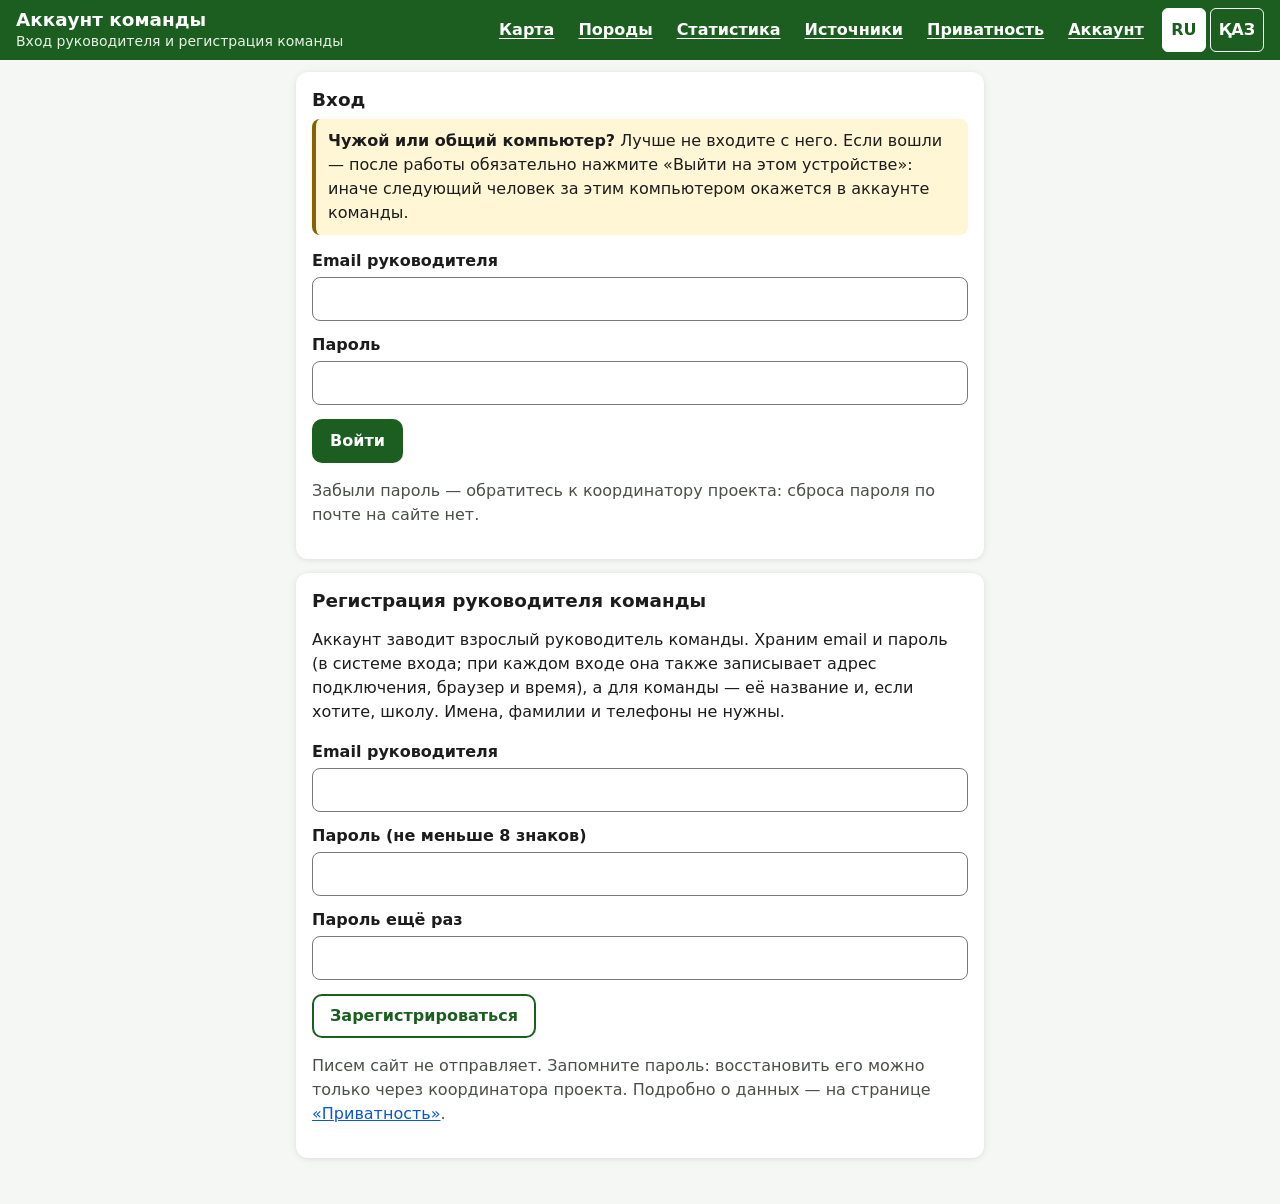
<file: pages/account.html>
<!DOCTYPE html>
<html lang="ru">
<head>
<meta charset="UTF-8">
<meta name="viewport" content="width=device-width, initial-scale=1">
<link rel="icon" href="data:,">
<title>Аккаунт команды — EcoTreeMap</title>
<link rel="stylesheet" href="../assets/css/site.css?v=56427630">
</head>
<body>
<header class="site-header">
  <div>
    <h1>Аккаунт команды</h1>
    <p class="sub">Вход руководителя и регистрация команды</p>
  </div>
  <nav aria-label="Разделы сайта">
    <a href="../index.html">Карта</a>
    <a href="species.html">Породы</a>
    <a href="stats.html">Статистика</a>
    <a href="credits.html">Источники</a>
    <a href="privacy.html">Приватность</a>
    <a href="account.html" aria-current="page">Аккаунт</a>
  </nav>
</header>
<div id="fatal" class="fatal" role="alert" hidden></div>
<main class="page">
  <p id="acc-msg" class="acc-msg" role="status" aria-live="polite" hidden></p>

  <section class="card" id="acc-offline" hidden>
    <h2>Аккаунт недоступен</h2>
    <p id="acc-offline-text">Вход и регистрация работают только на опубликованном сайте с онлайн-базой.</p>
    <p class="muted">Карта, паспорта деревьев и полевой режим работают и без аккаунта.</p>
  </section>

  <section class="card" id="acc-loading">
    <p class="muted">Проверяем вход…</p>
  </section>

  <section class="card" id="acc-retry" hidden>
    <h2>Нет связи с базой</h2>
    <p id="acc-retry-text">Онлайн-база не ответила, поэтому проверить вход не получилось. Проверьте интернет и нажмите «Повторить».</p>
    <p class="muted">Если это чужое или общее устройство — нажмите «Выйти на этом устройстве»: вход удалится с устройства и без связи.</p>
    <p class="acc-actions"><button type="button" class="btn btn--primary" id="retry-btn">Повторить</button>
      <button type="button" class="btn" id="retry-signout-btn">Выйти на этом устройстве</button></p>
  </section>

  <section class="card" id="acc-signin" hidden>
    <h2>Вход</h2>
    <p class="acc-msg acc-msg--warn" id="signin-warn"><b>Чужой или общий компьютер?</b> Лучше не входите с него. Если вошли — после работы
      обязательно нажмите «Выйти на этом устройстве»: иначе следующий человек за этим компьютером окажется в аккаунте команды.</p>
    <form id="signin-form" novalidate>
      <label for="signin-email">Email руководителя</label>
      <input type="email" id="signin-email" name="email" autocomplete="username" required maxlength="254">
      <label for="signin-password">Пароль</label>
      <input type="password" id="signin-password" name="password" autocomplete="current-password" required maxlength="72">
      <p class="acc-actions"><button type="submit" class="btn btn--primary" id="signin-btn">Войти</button></p>
    </form>
    <p class="muted">Забыли пароль — обратитесь к координатору проекта: сброса пароля по почте на сайте нет.</p>
  </section>

  <section class="card" id="acc-signup" hidden>
    <h2>Регистрация руководителя команды</h2>
    <p>Аккаунт заводит взрослый руководитель команды. Храним email и пароль (в системе входа; при каждом входе она
      также записывает адрес подключения, браузер и время), а для команды — её название и, если хотите, школу.
      Имена, фамилии и телефоны не нужны.</p>
    <form id="signup-form" novalidate>
      <label for="signup-email">Email руководителя</label>
      <input type="email" id="signup-email" name="email" autocomplete="username" required maxlength="254">
      <label for="signup-password">Пароль (не меньше 8 знаков)</label>
      <input type="password" id="signup-password" name="password" autocomplete="new-password" required minlength="8" maxlength="72">
      <label for="signup-password2">Пароль ещё раз</label>
      <input type="password" id="signup-password2" name="password2" autocomplete="new-password" required minlength="8" maxlength="72">
      <p class="acc-actions"><button type="submit" class="btn btn--outline" id="signup-btn">Зарегистрироваться</button></p>
    </form>
    <p class="muted">Писем сайт не отправляет. Запомните пароль: восстановить его можно только через координатора проекта.
      Подробно о данных — на странице <a href="privacy.html">«Приватность»</a>.</p>
  </section>

  <section class="card" id="acc-profile" hidden>
    <h2>Вы вошли</h2>
    <dl class="facts">
      <dt>Email</dt><dd id="acc-email"></dd>
      <dt>Роль</dt><dd id="acc-role"></dd>
      <dt>Код аккаунта</dt><dd><code id="acc-code"></code></dd>
    </dl>
    <p class="muted">Код аккаунта (первые 8 знаков номера) нужен координатору, чтобы назначить роль модератора.</p>
    <p id="acc-moderate" hidden><a class="btn btn--primary" id="acc-moderate-link" href="moderate.html">Модерация</a></p>
    <p class="acc-actions"><button type="button" class="btn" id="signout-btn">Выйти на этом устройстве</button></p>
  </section>

  <section class="card" id="acc-team" hidden>
    <h2>Команда</h2>
    <dl class="facts">
      <dt>Название</dt><dd id="team-name"></dd>
      <dt>Школа</dt><dd id="team-school"></dd>
      <dt>Статус</dt><dd id="team-status"></dd>
      <dt>Код заявки</dt><dd><code id="team-code"></code></dd>
    </dl>
    <p class="muted" id="team-hint"></p>
  </section>

  <section class="card" id="acc-newteam" hidden>
    <h2>Создать команду</h2>
    <form id="team-form" novalidate>
      <label for="team-name-input">Название команды</label>
      <input type="text" id="team-name-input" name="name" required minlength="3" maxlength="60" autocomplete="off"
             aria-describedby="team-name-help">
      <p class="muted" id="team-name-help">Без имён и фамилий — например «Юные экологи 8Б». Название видно на сайте всем.</p>
      <label for="team-school-input">Школа (необязательно)</label>
      <input type="text" id="team-school-input" name="school" maxlength="80" autocomplete="off" aria-describedby="team-school-help">
      <p class="muted" id="team-school-help">Если указать, школа будет видна вместе с названием команды.</p>
      <label class="check consent"><input type="checkbox" id="team-consent" name="consent" required>
        <span>Я — взрослый руководитель команды, прочитал(а) страницу «Приватность» и согласен(на) на хранение
          и обработку данных команды так, как там описано (версия согласия <span id="consent-version"></span>).</span></label>
      <p class="muted"><a href="privacy.html">Открыть «Приватность»</a></p>
      <p class="acc-actions"><button type="submit" class="btn btn--primary" id="team-btn">Создать команду</button></p>
    </form>
  </section>
</main>
<noscript><p class="fatal">Для аккаунта нужен JavaScript. Включите его в браузере.</p></noscript>

<script src="../assets/js/config.js?v=1640e5fe"></script>
<script src="../assets/js/i18n.js?v=22280bf3"></script>
<script src="../assets/lib/supabase/supabase.js?v=ee3be8de"></script>
<script src="../assets/js/common.js?v=472cd7b7"></script>
<script src="../assets/js/db.js?v=c7d80ee4"></script>
<script src="../assets/js/account.js?v=82508e2f"></script>
<script>
  (function () {
    // Страховка: если скрипты сайта не загрузились, показать причину (account.js ставит window.ECO_PAGE_PENDING).
    window.addEventListener('load', function () {
      var pending = window.ECO_PAGE_PENDING;
      if (pending && typeof pending.then === 'function') pending.then(check, check); else check();
    });
    function check() {
      if (window.ECO_PAGE_DONE) return;
      var box = document.getElementById('fatal');
      if (!box.hidden && box.textContent) return; // причину уже показал сайт (ECO.showFatal) — не перезаписываем
      box.textContent = 'Не удалось загрузить файлы сайта (папка assets/). Проверьте, что сайт опубликован полностью (со всеми папками), и обновите страницу.';
      box.hidden = false;
      var l = document.getElementById('acc-loading');
      if (l) l.hidden = true;
    }
  })();
</script>
</body>
</html>
</file>
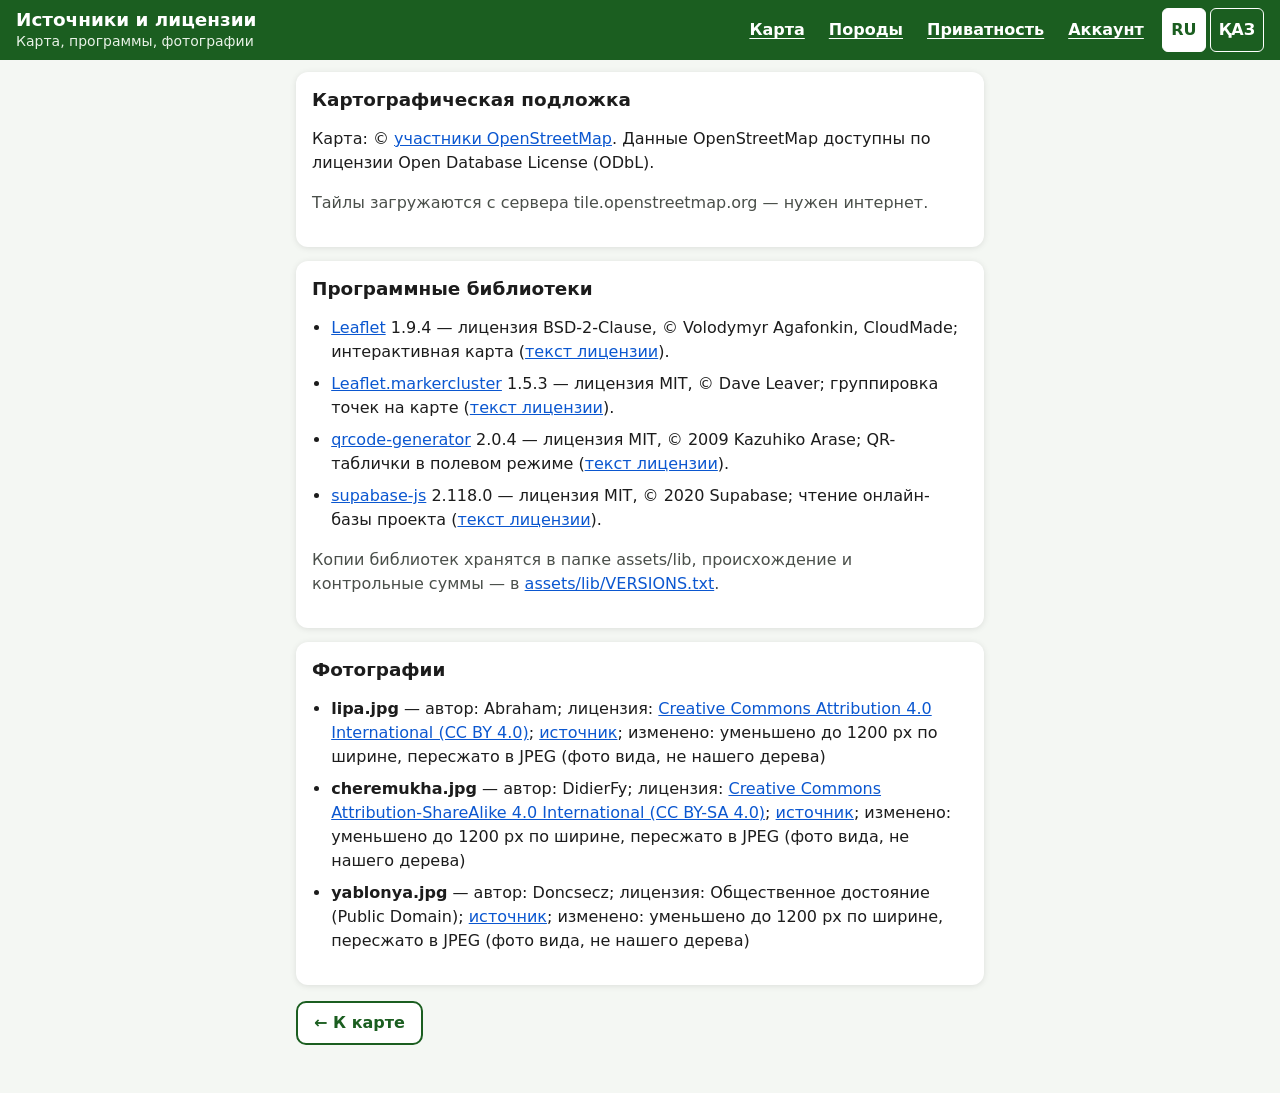
<file: pages/credits.html>
<!DOCTYPE html>
<html lang="ru">
<head>
<meta charset="UTF-8">
<meta name="viewport" content="width=device-width, initial-scale=1">
<link rel="icon" href="data:,">
<title>Источники и лицензии — EcoTreeMap</title>
<link rel="stylesheet" href="../assets/css/site.css?v=56427630">
</head>
<body>
<header class="site-header">
  <div>
    <h1>Источники и лицензии</h1>
    <p class="sub">Карта, программы, фотографии</p>
  </div>
  <nav aria-label="Разделы сайта">
    <a href="../index.html">Карта</a>
    <a href="species.html">Породы</a>
    <a href="privacy.html">Приватность</a>
    <a href="account.html">Аккаунт</a>
  </nav>
</header>
<div id="fatal" class="fatal" role="alert" hidden></div>
<main class="page">
  <section class="card">
    <h2>Картографическая подложка</h2>
    <p>Карта: &copy; <a href="https://www.openstreetmap.org/copyright" target="_blank" rel="noopener">участники OpenStreetMap</a>.
      Данные OpenStreetMap доступны по лицензии Open Database License (ODbL).</p>
    <p class="muted">Тайлы загружаются с сервера tile.openstreetmap.org — нужен интернет.</p>
  </section>
  <section class="card">
    <h2>Программные библиотеки</h2>
    <div id="libs"></div>
    <p class="muted">Копии библиотек хранятся в папке assets/lib, происхождение и контрольные суммы —
      в <a href="../assets/lib/VERSIONS.txt">assets/lib/VERSIONS.txt</a>.</p>
  </section>
  <section class="card">
    <h2>Фотографии</h2>
    <div id="photos"></div>
  </section>
  <p class="back-links"><a class="btn btn--outline" href="../index.html">← К карте</a></p>
</main>

<script src="../images/sources.js?v=f1e04d7d"></script>
<script src="../assets/lib/libs.js?v=e73f589d"></script>
<script src="../assets/js/i18n.js?v=22280bf3"></script>
<script src="../assets/js/common.js?v=472cd7b7"></script>
<script>
  (function () {
    'use strict';
    var ECO = window.ECO;
    if (!ECO) return;
    var el = ECO.el;
    var box = document.getElementById('photos');
    var list = Array.isArray(window.ECO_IMAGE_SOURCES) ? window.ECO_IMAGE_SOURCES : null;
    if (!list) {
      box.appendChild(el('p', { className: 'muted', text: 'Не загрузился файл images/sources.js.' }));
    } else if (!list.length) {
      box.appendChild(el('p', { className: 'muted', text: 'Фотографий пока нет — они будут добавлены с указанием авторов и лицензий.' }));
    } else {
      var ul = el('ul', { className: 'credits-list' });
      list.forEach(function (s) {
        if (!s || !s.file) return;
        var licenseUrl = ECO.safeUrl(s.license_url);
        var sourceUrl = ECO.safeUrl(s.source_page);
        ul.appendChild(el('li', null, [
          el('b', { text: String(s.file) }),
          ' — автор: ' + (s.author ? String(s.author) : 'не указан') + '; лицензия: ',
          licenseUrl
            ? el('a', { href: licenseUrl, text: s.license ? String(s.license) : licenseUrl, attrs: { target: '_blank', rel: 'noopener' } })
            : (s.license ? String(s.license) : 'не указана'),
          sourceUrl ? '; ' : '',
          sourceUrl ? el('a', { href: sourceUrl, text: 'источник', attrs: { target: '_blank', rel: 'noopener' } }) : '',
          s.modified ? '; изменено: ' + String(s.modified) : '',
          s.note ? ' (' + String(s.note) + ')' : ''
        ]));
      });
      box.appendChild(ul);
    }
    // библиотеки — из единого перечня assets/lib/libs.js
    var libsBox = document.getElementById('libs');
    var libs = Array.isArray(window.ECO_LIBS) ? window.ECO_LIBS : null;
    if (!libs) {
      libsBox.appendChild(el('p', { className: 'muted', text: 'Не загрузился файл assets/lib/libs.js — перечень библиотек см. в assets/lib/VERSIONS.txt.' }));
    } else {
      var lul = el('ul', { className: 'credits-list', attrs: { id: 'libs-list' } });
      libs.forEach(function (b) {
        if (!b || !b.name) return;
        var home = ECO.safeUrl(b.homepage);
        var lic = typeof b.license_url === 'string' && /^[A-Za-z0-9._-]+\/[A-Za-z0-9._-]+$/.test(b.license_url) ? '../assets/lib/' + b.license_url : null;
        lul.appendChild(el('li', { attrs: { 'data-lib': String(b.dir || '') } }, [
          home ? el('a', { href: home, text: String(b.name), attrs: { target: '_blank', rel: 'noopener' } }) : String(b.name),
          ' ' + String(b.version || '') + ' — лицензия ' + String(b.license || 'не указана') +
            (b.copyright ? ', ' + String(b.copyright) : '') + (b.purpose ? '; ' + String(b.purpose) : ''),
          lic ? ' (' : '',
          lic ? el('a', { href: lic, text: 'текст лицензии' }) : '',
          lic ? ').' : '.'
        ]));
      });
      libsBox.appendChild(lul);
    }
    window.ECO_PAGE_DONE = true;
  })();
  window.addEventListener('load', function () {
    if (window.ECO_PAGE_DONE) return;
    var box = document.getElementById('fatal');
    box.textContent = 'Не удалось загрузить файлы сайта (папка assets/). Список фотографий недоступен; остальные сведения на странице актуальны.';
    box.hidden = false;
  });
</script>
</body>
</html>
</file>
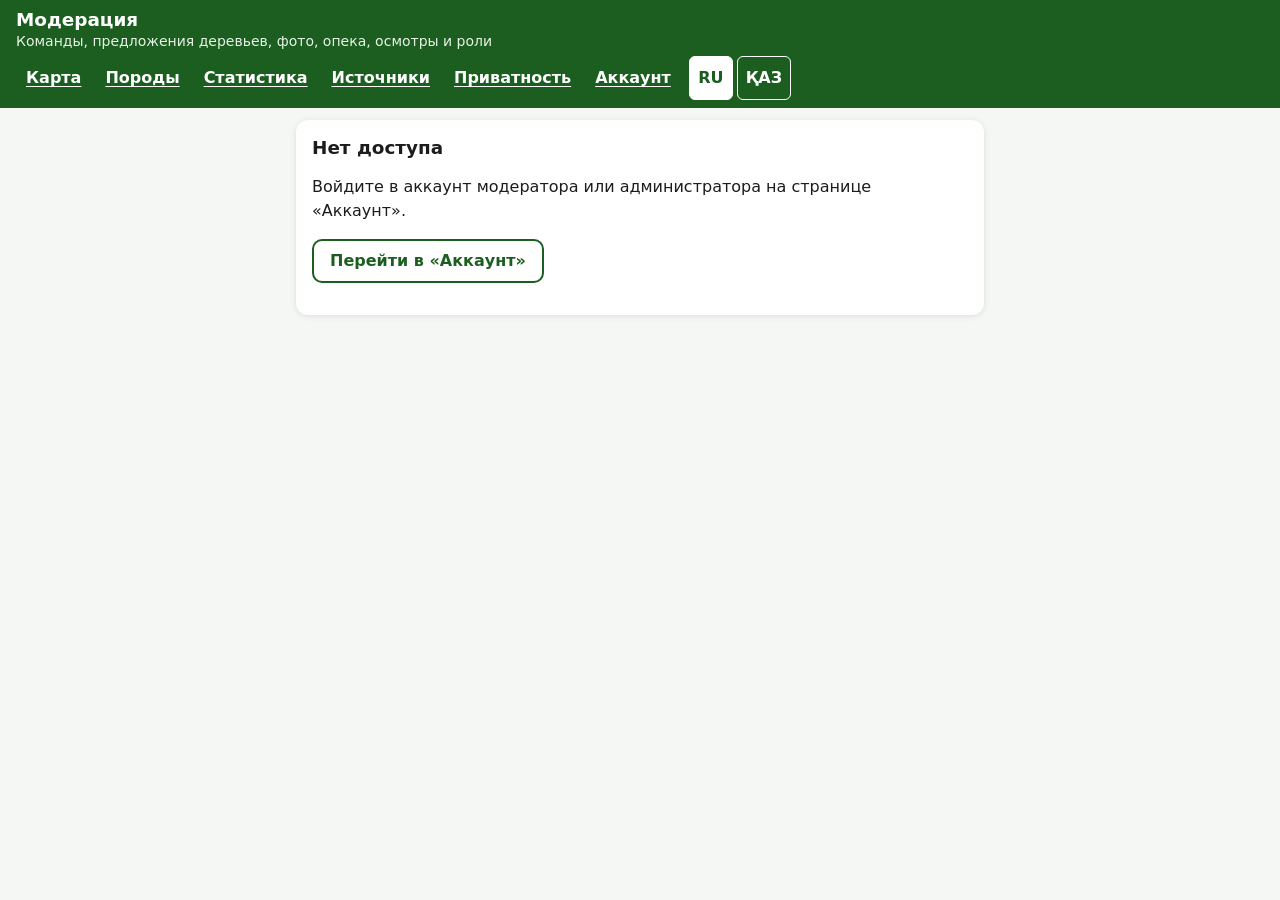
<file: pages/moderate.html>
<!DOCTYPE html>
<html lang="ru">
<head>
<meta charset="UTF-8">
<meta name="viewport" content="width=device-width, initial-scale=1">
<meta name="robots" content="noindex">
<link rel="icon" href="data:,">
<title>Модерация — EcoTreeMap</title>
<link rel="stylesheet" href="../assets/css/site.css?v=56427630">
</head>
<body>
<header class="site-header">
  <div>
    <h1>Модерация</h1>
    <p class="sub">Команды, предложения деревьев, фото, опека, осмотры и роли</p>
  </div>
  <nav aria-label="Разделы сайта">
    <a href="../index.html">Карта</a>
    <a href="species.html">Породы</a>
    <a href="stats.html">Статистика</a>
    <a href="credits.html">Источники</a>
    <a href="privacy.html">Приватность</a>
    <a href="account.html">Аккаунт</a>
  </nav>
</header>
<div id="fatal" class="fatal" role="alert" hidden></div>
<main class="page">
  <p id="mod-msg" class="acc-msg" role="status" aria-live="polite" hidden></p>

  <section class="card" id="mod-offline" hidden>
    <h2>Модерация недоступна</h2>
    <p>Модерация работает только на опубликованном сайте с онлайн-базой.</p>
  </section>

  <section class="card" id="mod-loading">
    <p class="muted">Проверяем доступ…</p>
  </section>

  <section class="card" id="mod-denied" hidden>
    <h2>Нет доступа</h2>
    <p id="mod-denied-text">Эта страница — только для модератора и администратора проекта.</p>
    <p><a class="btn btn--outline" href="account.html">Перейти в «Аккаунт»</a></p>
  </section>

  <section class="card" id="mod-error" hidden>
    <h2>Не получилось открыть модерацию</h2>
    <p id="mod-error-text"></p>
    <p class="acc-actions"><button type="button" class="btn btn--primary" id="mod-retry">Повторить</button></p>
  </section>

  <div id="mod-main" hidden>
    <section class="card">
      <p>Вы вошли как <b id="mod-who"></b>. Решения записываются в онлайн-базу сразу; права проверяет сама база.</p>
      <p class="acc-actions"><button type="button" class="btn btn--outline" id="mod-refresh">Обновить очереди</button></p>
    </section>

    <section class="card" id="q-teams">
      <h2>Команды</h2>
      <p class="muted">Подтверждение — только по коду заявки, который руководитель команды сообщает лично. Код на этой
        странице не показывается: введите его со слов руководителя.</p>
      <ul class="mod-list" id="list-teams"></ul>
    </section>

    <section class="card" id="q-proposals">
      <h2>Предложения деревьев</h2>
      <p class="muted">Номер нового дерева можно исправить перед подтверждением; после подтверждения он печатается на табличке.</p>
      <ul class="mod-list" id="list-proposals"></ul>
    </section>

    <section class="card" id="q-photos">
      <h2>Фото на проверке</h2>
      <p class="muted">На сайт попадают только фото без людей и без лишних деталей. При одобрении фото перекодируется
        (метаданные снимаются ещё раз) и переносится в публичное хранилище.</p>
      <ul class="mod-list" id="list-photos"></ul>
    </section>

    <section class="card" id="q-patronage">
      <h2>Заявки на опеку</h2>
      <ul class="mod-list" id="list-patronage"></ul>
    </section>

    <section class="card" id="q-observations">
      <h2>Последние осмотры (50)</h2>
      <p class="muted">Осмотры публикуются сразу. Скрытый осмотр и его фото пропадают с сайта; «Вернуть» показывает их снова.</p>
      <ul class="mod-list" id="list-observations"></ul>
    </section>

    <section class="card" id="q-roles" hidden>
      <h2>Роли (только администратор)</h2>
      <form id="role-form" novalidate>
        <label for="role-account">Код аккаунта (8 знаков со страницы «Аккаунт») или полный номер</label>
        <input type="text" id="role-account" name="account" maxlength="36" autocomplete="off" spellcheck="false" required>
        <label for="role-select">Роль</label>
        <select id="role-select" name="role">
          <option value="moderator">модератор</option>
          <option value="admin">администратор</option>
          <option value="team">руководитель команды (снять роль модератора)</option>
        </select>
        <p class="acc-actions"><button type="submit" class="btn btn--primary" id="role-btn">Назначить роль</button></p>
      </form>
      <p id="role-msg" class="acc-msg" role="status" aria-live="polite" hidden></p>
      <h3>Модераторы и администраторы</h3>
      <ul class="mod-list" id="list-staff"></ul>
    </section>
  </div>
</main>
<noscript><p class="fatal">Для модерации нужен JavaScript. Включите его в браузере.</p></noscript>

<script src="../assets/js/config.js?v=1640e5fe"></script>
<script src="../assets/js/i18n.js?v=22280bf3"></script>
<script src="../assets/lib/supabase/supabase.js?v=ee3be8de"></script>
<script src="../assets/js/common.js?v=472cd7b7"></script>
<script src="../assets/js/db.js?v=c7d80ee4"></script>
<script src="../assets/js/moderate.js?v=e41f32c5"></script>
<script>
  (function () {
    // Страховка: если скрипты сайта не загрузились, показать причину (moderate.js ставит window.ECO_PAGE_PENDING).
    window.addEventListener('load', function () {
      var pending = window.ECO_PAGE_PENDING;
      if (pending && typeof pending.then === 'function') pending.then(check, check); else check();
    });
    function check() {
      if (window.ECO_PAGE_DONE) return;
      var box = document.getElementById('fatal');
      if (!box.hidden && box.textContent) return;
      box.textContent = 'Не удалось загрузить файлы сайта (папка assets/). Проверьте, что сайт опубликован полностью (со всеми папками), и обновите страницу.';
      box.hidden = false;
      var l = document.getElementById('mod-loading');
      if (l) l.hidden = true;
    }
  })();
</script>
</body>
</html>
</file>
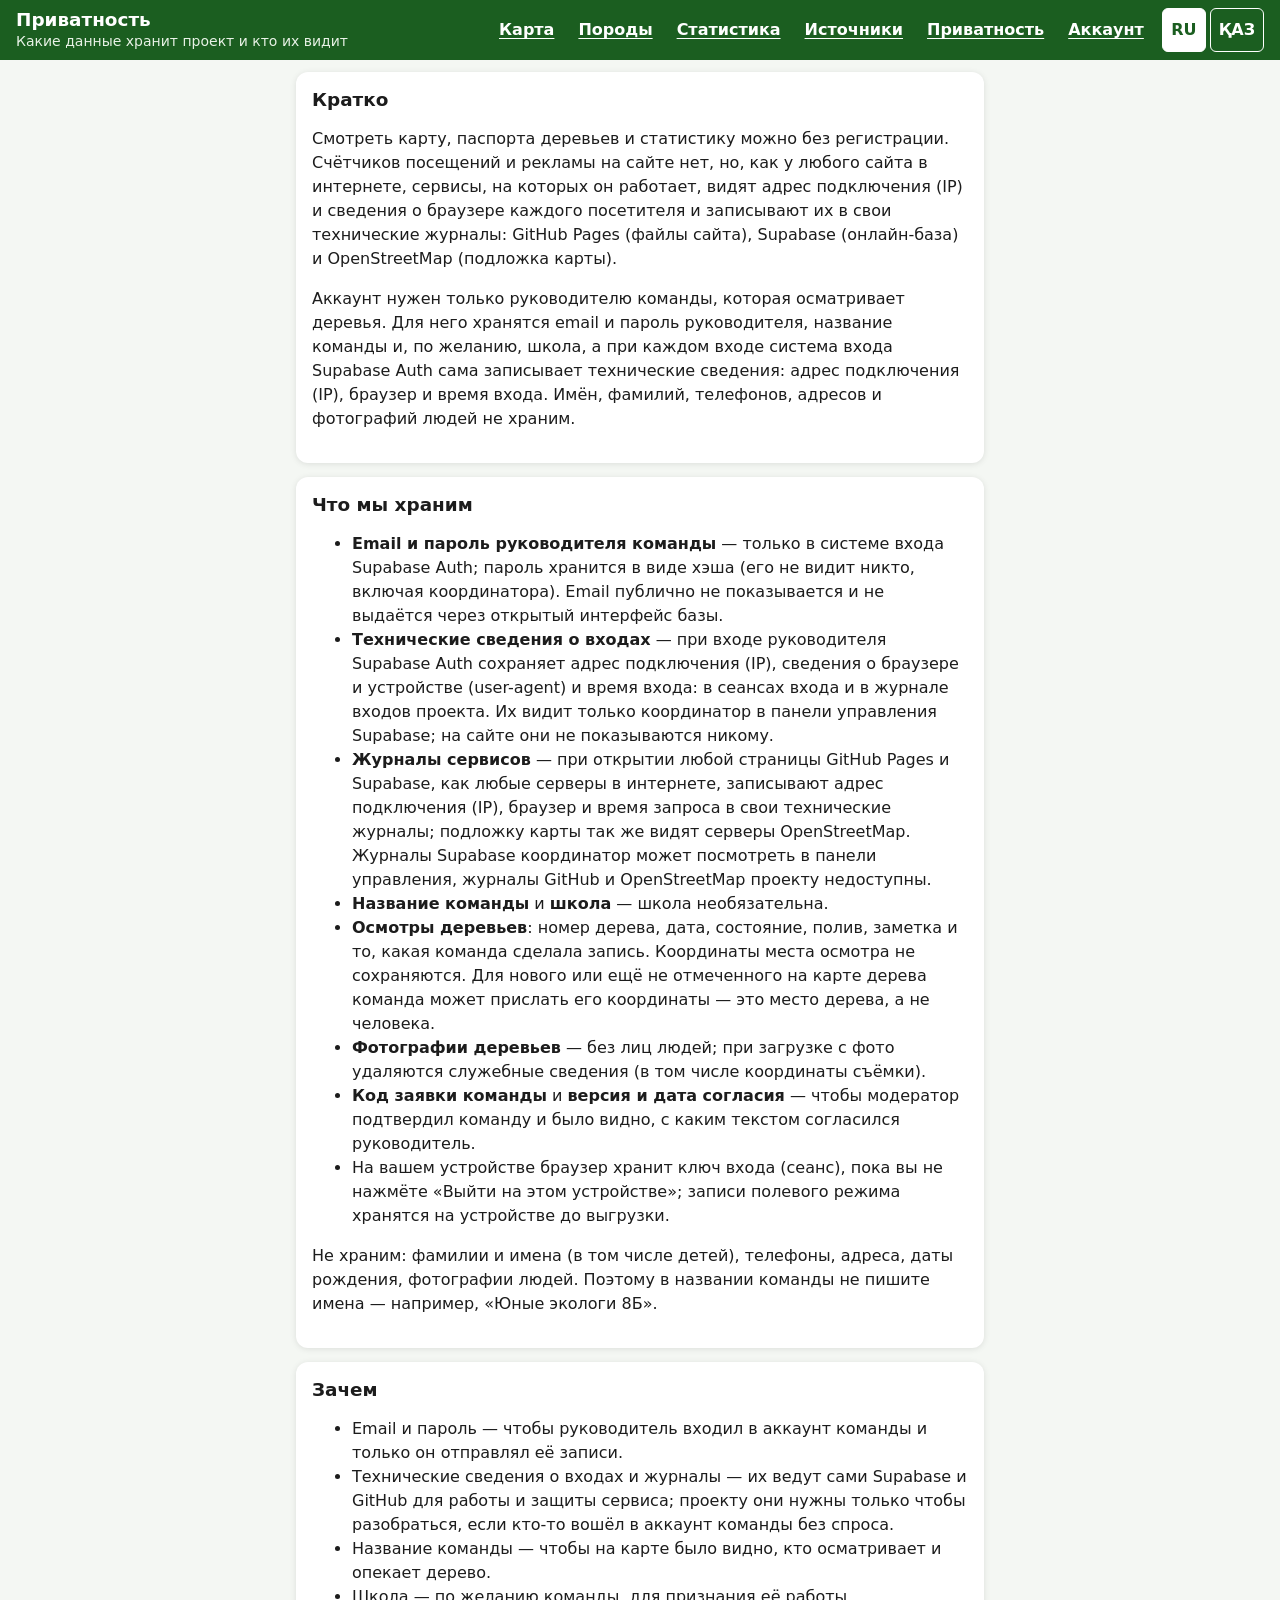
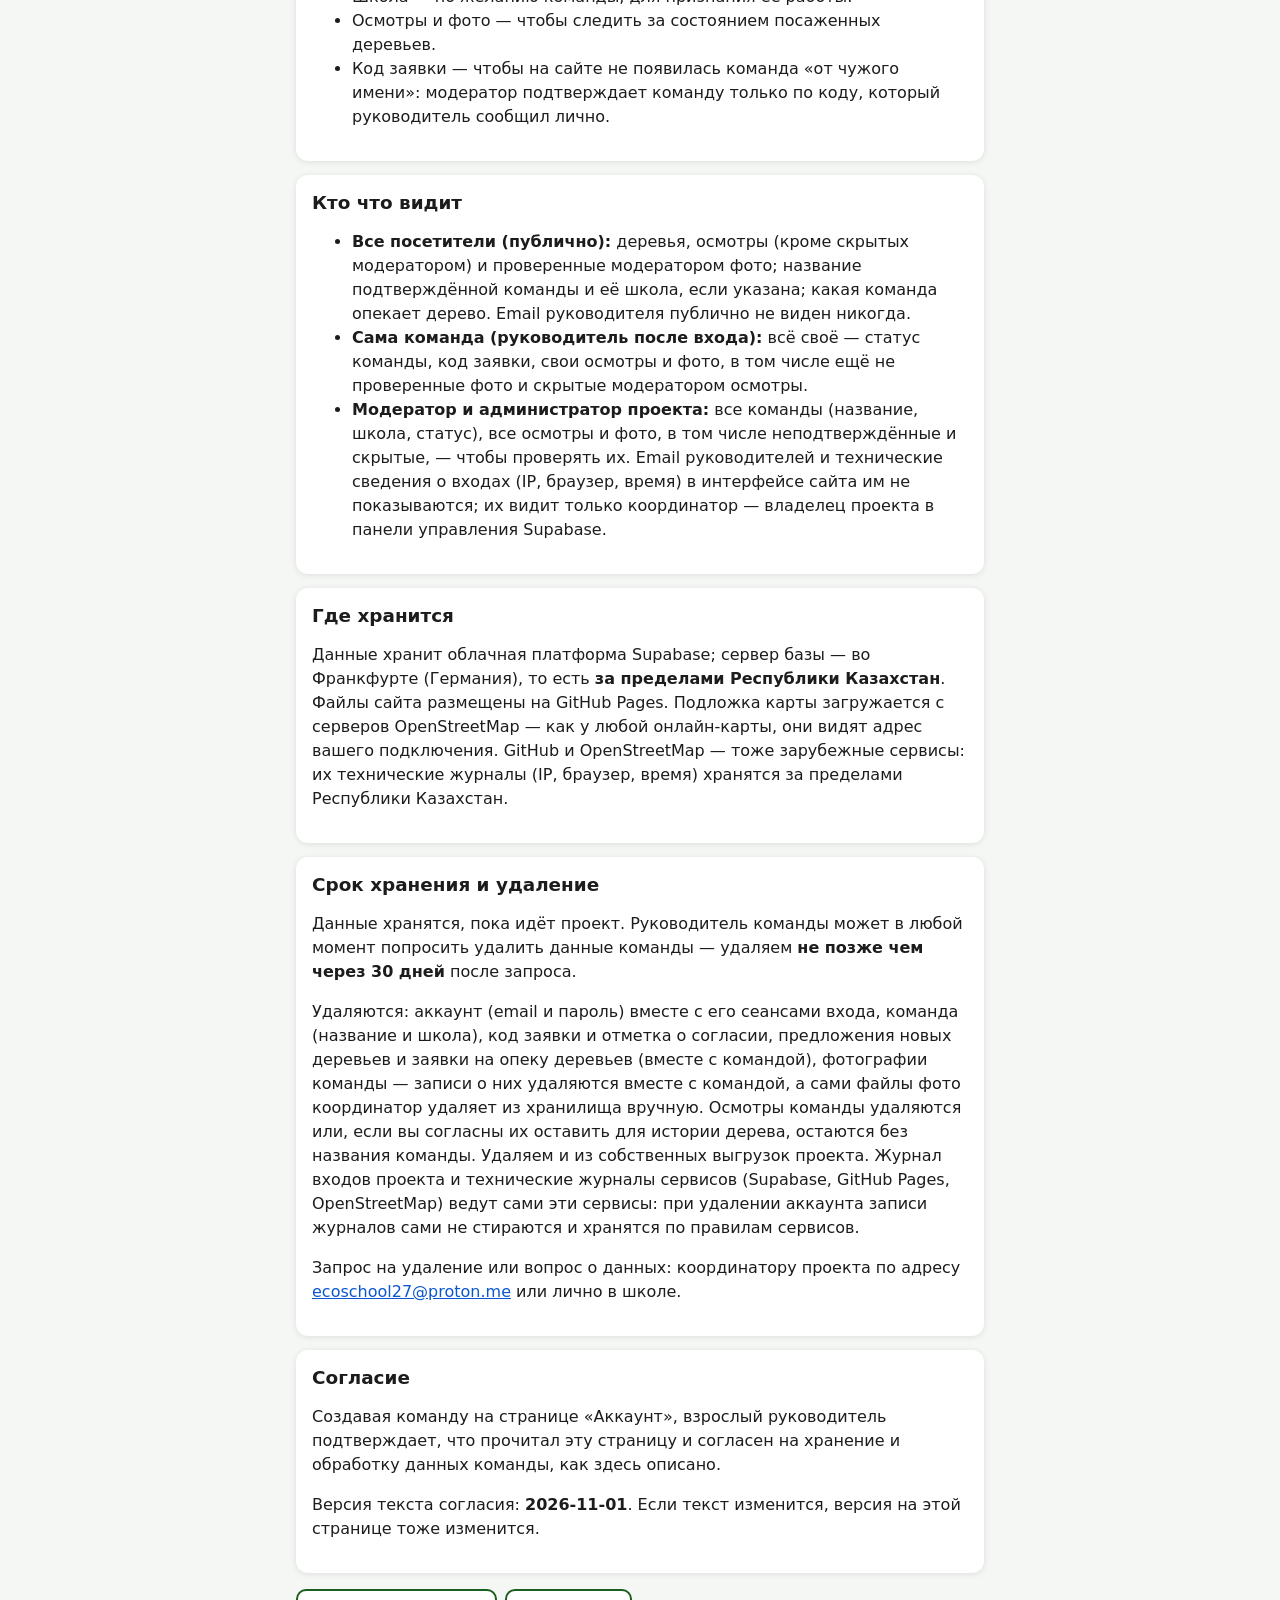
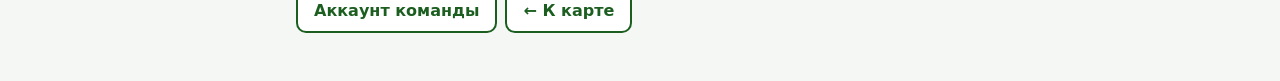
<file: pages/privacy.html>
<!DOCTYPE html>
<html lang="ru">
<head>
<meta charset="UTF-8">
<meta name="viewport" content="width=device-width, initial-scale=1">
<link rel="icon" href="data:,">
<title>Приватность — EcoTreeMap</title>
<link rel="stylesheet" href="../assets/css/site.css?v=56427630">
</head>
<body>
<header class="site-header">
  <div>
    <h1>Приватность</h1>
    <p class="sub">Какие данные хранит проект и кто их видит</p>
  </div>
  <nav aria-label="Разделы сайта">
    <a href="../index.html">Карта</a>
    <a href="species.html">Породы</a>
    <a href="stats.html">Статистика</a>
    <a href="credits.html">Источники</a>
    <a href="privacy.html" aria-current="page">Приватность</a>
    <a href="account.html">Аккаунт</a>
  </nav>
</header>
<div id="fatal" class="fatal" role="alert" hidden></div>
<main class="page">
  <section class="card">
    <h2>Кратко</h2>
    <p>Смотреть карту, паспорта деревьев и статистику можно без регистрации. Счётчиков посещений и рекламы на сайте нет,
      но, как у любого сайта в интернете, сервисы, на которых он работает, видят адрес подключения (IP) и сведения
      о браузере каждого посетителя и записывают их в свои технические журналы: GitHub Pages (файлы сайта),
      Supabase (онлайн-база) и OpenStreetMap (подложка карты).</p>
    <p>Аккаунт нужен только руководителю команды, которая осматривает деревья. Для него хранятся email и пароль
      руководителя, название команды и, по желанию, школа, а при каждом входе система входа Supabase Auth сама записывает
      технические сведения: адрес подключения (IP), браузер и время входа. Имён, фамилий, телефонов, адресов
      и фотографий людей не храним.</p>
  </section>

  <section class="card" id="what">
    <h2>Что мы храним</h2>
    <ul>
      <li><b>Email и пароль руководителя команды</b> — только в системе входа Supabase Auth; пароль хранится
        в виде хэша (его не видит никто, включая координатора). Email публично не показывается и не выдаётся
        через открытый интерфейс базы.</li>
      <li><b>Технические сведения о входах</b> — при входе руководителя Supabase Auth сохраняет адрес подключения (IP),
        сведения о браузере и устройстве (user-agent) и время входа: в сеансах входа и в журнале входов проекта.
        Их видит только координатор в панели управления Supabase; на сайте они не показываются никому.</li>
      <li><b>Журналы сервисов</b> — при открытии любой страницы GitHub Pages и Supabase, как любые серверы в интернете,
        записывают адрес подключения (IP), браузер и время запроса в свои технические журналы; подложку карты так же
        видят серверы OpenStreetMap. Журналы Supabase координатор может посмотреть в панели управления, журналы
        GitHub и OpenStreetMap проекту недоступны.</li>
      <li><b>Название команды</b> и <b>школа</b> — школа необязательна.</li>
      <li><b>Осмотры деревьев</b>: номер дерева, дата, состояние, полив, заметка и то, какая команда сделала запись.
        Координаты места осмотра не сохраняются. Для нового или ещё не отмеченного на карте дерева команда может
        прислать его координаты — это место дерева, а не человека.</li>
      <li><b>Фотографии деревьев</b> — без лиц людей; при загрузке с фото удаляются служебные сведения
        (в том числе координаты съёмки).</li>
      <li><b>Код заявки команды</b> и <b>версия и дата согласия</b> — чтобы модератор подтвердил команду
        и было видно, с каким текстом согласился руководитель.</li>
      <li>На вашем устройстве браузер хранит ключ входа (сеанс), пока вы не нажмёте «Выйти на этом устройстве»;
        записи полевого режима хранятся на устройстве до выгрузки.</li>
    </ul>
    <p>Не храним: фамилии и имена (в том числе детей), телефоны, адреса, даты рождения, фотографии людей.
      Поэтому в названии команды не пишите имена — например, «Юные экологи 8Б».</p>
  </section>

  <section class="card" id="why">
    <h2>Зачем</h2>
    <ul>
      <li>Email и пароль — чтобы руководитель входил в аккаунт команды и только он отправлял её записи.</li>
      <li>Технические сведения о входах и журналы — их ведут сами Supabase и GitHub для работы и защиты сервиса;
        проекту они нужны только чтобы разобраться, если кто-то вошёл в аккаунт команды без спроса.</li>
      <li>Название команды — чтобы на карте было видно, кто осматривает и опекает дерево.</li>
      <li>Школа — по желанию команды, для признания её работы.</li>
      <li>Осмотры и фото — чтобы следить за состоянием посаженных деревьев.</li>
      <li>Код заявки — чтобы на сайте не появилась команда «от чужого имени»: модератор подтверждает команду
        только по коду, который руководитель сообщил лично.</li>
    </ul>
  </section>

  <section class="card" id="who">
    <h2>Кто что видит</h2>
    <ul>
      <li><b>Все посетители (публично):</b> деревья, осмотры (кроме скрытых модератором) и проверенные модератором
        фото; название подтверждённой команды и её школа, если указана; какая команда опекает дерево.
        Email руководителя публично не виден никогда.</li>
      <li><b>Сама команда (руководитель после входа):</b> всё своё — статус команды, код заявки, свои осмотры и фото,
        в том числе ещё не проверенные фото и скрытые модератором осмотры.</li>
      <li><b>Модератор и администратор проекта:</b> все команды (название, школа, статус), все осмотры и фото,
        в том числе неподтверждённые и скрытые, — чтобы проверять их. Email руководителей и технические сведения
        о входах (IP, браузер, время) в интерфейсе сайта им не показываются; их видит только координатор — владелец
        проекта в панели управления Supabase.</li>
    </ul>
  </section>

  <section class="card" id="where">
    <h2>Где хранится</h2>
    <p>Данные хранит облачная платформа Supabase; сервер базы — во Франкфурте (Германия), то есть
      <b>за пределами Республики Казахстан</b>. Файлы сайта размещены на GitHub Pages. Подложка карты загружается
      с серверов OpenStreetMap — как у любой онлайн-карты, они видят адрес вашего подключения. GitHub и OpenStreetMap —
      тоже зарубежные сервисы: их технические журналы (IP, браузер, время) хранятся за пределами Республики Казахстан.</p>
  </section>

  <section class="card" id="delete">
    <h2>Срок хранения и удаление</h2>
    <p>Данные хранятся, пока идёт проект. Руководитель команды может в любой момент попросить удалить данные
      команды — удаляем <b>не позже чем через 30 дней</b> после запроса.</p>
    <p>Удаляются: аккаунт (email и пароль) вместе с его сеансами входа, команда (название и школа), код заявки
      и отметка о согласии, предложения новых деревьев и заявки на опеку деревьев (вместе с командой), фотографии
      команды — записи о них удаляются вместе с командой, а сами файлы фото координатор удаляет из хранилища вручную.
      Осмотры команды удаляются или, если вы согласны их оставить для истории дерева, остаются без названия команды.
      Удаляем и из собственных выгрузок проекта. Журнал входов проекта и технические журналы сервисов (Supabase,
      GitHub Pages, OpenStreetMap) ведут сами эти сервисы: при удалении аккаунта записи журналов сами не стираются
      и хранятся по правилам сервисов.</p>
    <p>Запрос на удаление или вопрос о данных: <span id="privacy-contact">лично координатору проекта в школе</span>.</p>
  </section>

  <section class="card" id="consent">
    <h2>Согласие</h2>
    <p>Создавая команду на странице «Аккаунт», взрослый руководитель подтверждает, что прочитал эту страницу
      и согласен на хранение и обработку данных команды, как здесь описано.</p>
    <p>Версия текста согласия: <b id="privacy-version">—</b>. Если текст изменится, версия на этой странице тоже изменится.</p>
  </section>

  <p class="back-links"><a class="btn btn--outline" href="account.html">Аккаунт команды</a>
    <a class="btn btn--outline" href="../index.html">← К карте</a></p>
</main>

<script src="../assets/js/config.js?v=1640e5fe"></script>
<script src="../assets/js/i18n.js?v=22280bf3"></script>
<script src="../assets/js/common.js?v=472cd7b7"></script>
<script>
  (function () {
    'use strict';
    var ECO = window.ECO;
    var cfg = window.ECO_CONFIG;
    if (!ECO || !cfg) return; // страховка ниже покажет причину
    // Версия согласия — из config.js (CONSENT_VERSION), как на странице «Аккаунт».
    document.getElementById('privacy-version').textContent =
      typeof cfg.CONSENT_VERSION === 'string' && cfg.CONSENT_VERSION ? cfg.CONSENT_VERSION : '—';
    // Контакт: CONTACT_EMAIL из config.js, если заполнен; иначе — «лично координатору проекта в школе».
    var email = ECO.contactEmail();
    if (email) {
      var box = ECO.clear(document.getElementById('privacy-contact'));
      box.appendChild(document.createTextNode('координатору проекта по адресу '));
      box.appendChild(ECO.el('a', { href: 'mailto:' + email, text: email }));
      box.appendChild(document.createTextNode(' или лично в школе'));
    }
    window.ECO_PAGE_DONE = true;
  })();
  window.addEventListener('load', function () {
    if (window.ECO_PAGE_DONE) return;
    var box = document.getElementById('fatal');
    box.textContent = 'Не удалось загрузить файлы сайта (папка assets/). Версия согласия и адрес для запросов недоступны; остальной текст страницы актуален.';
    box.hidden = false;
  });
</script>
</body>
</html>
</file>
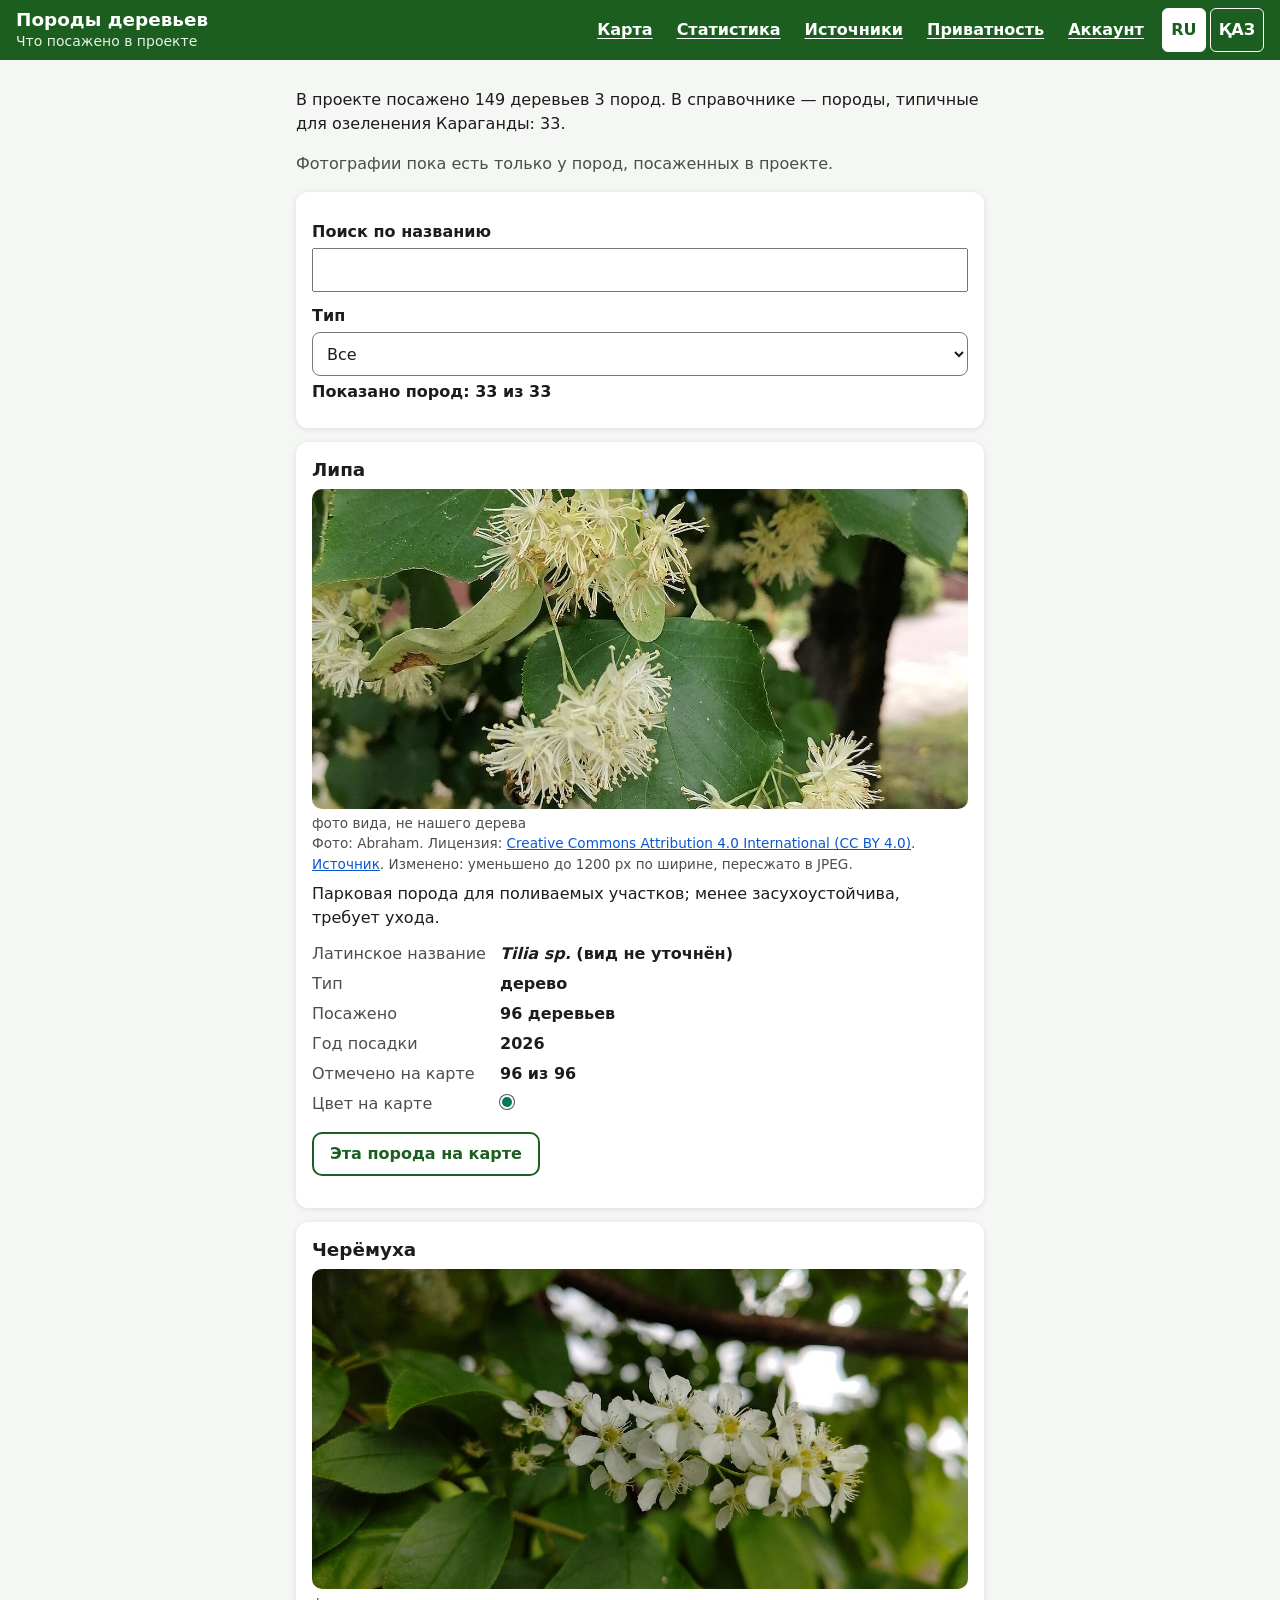
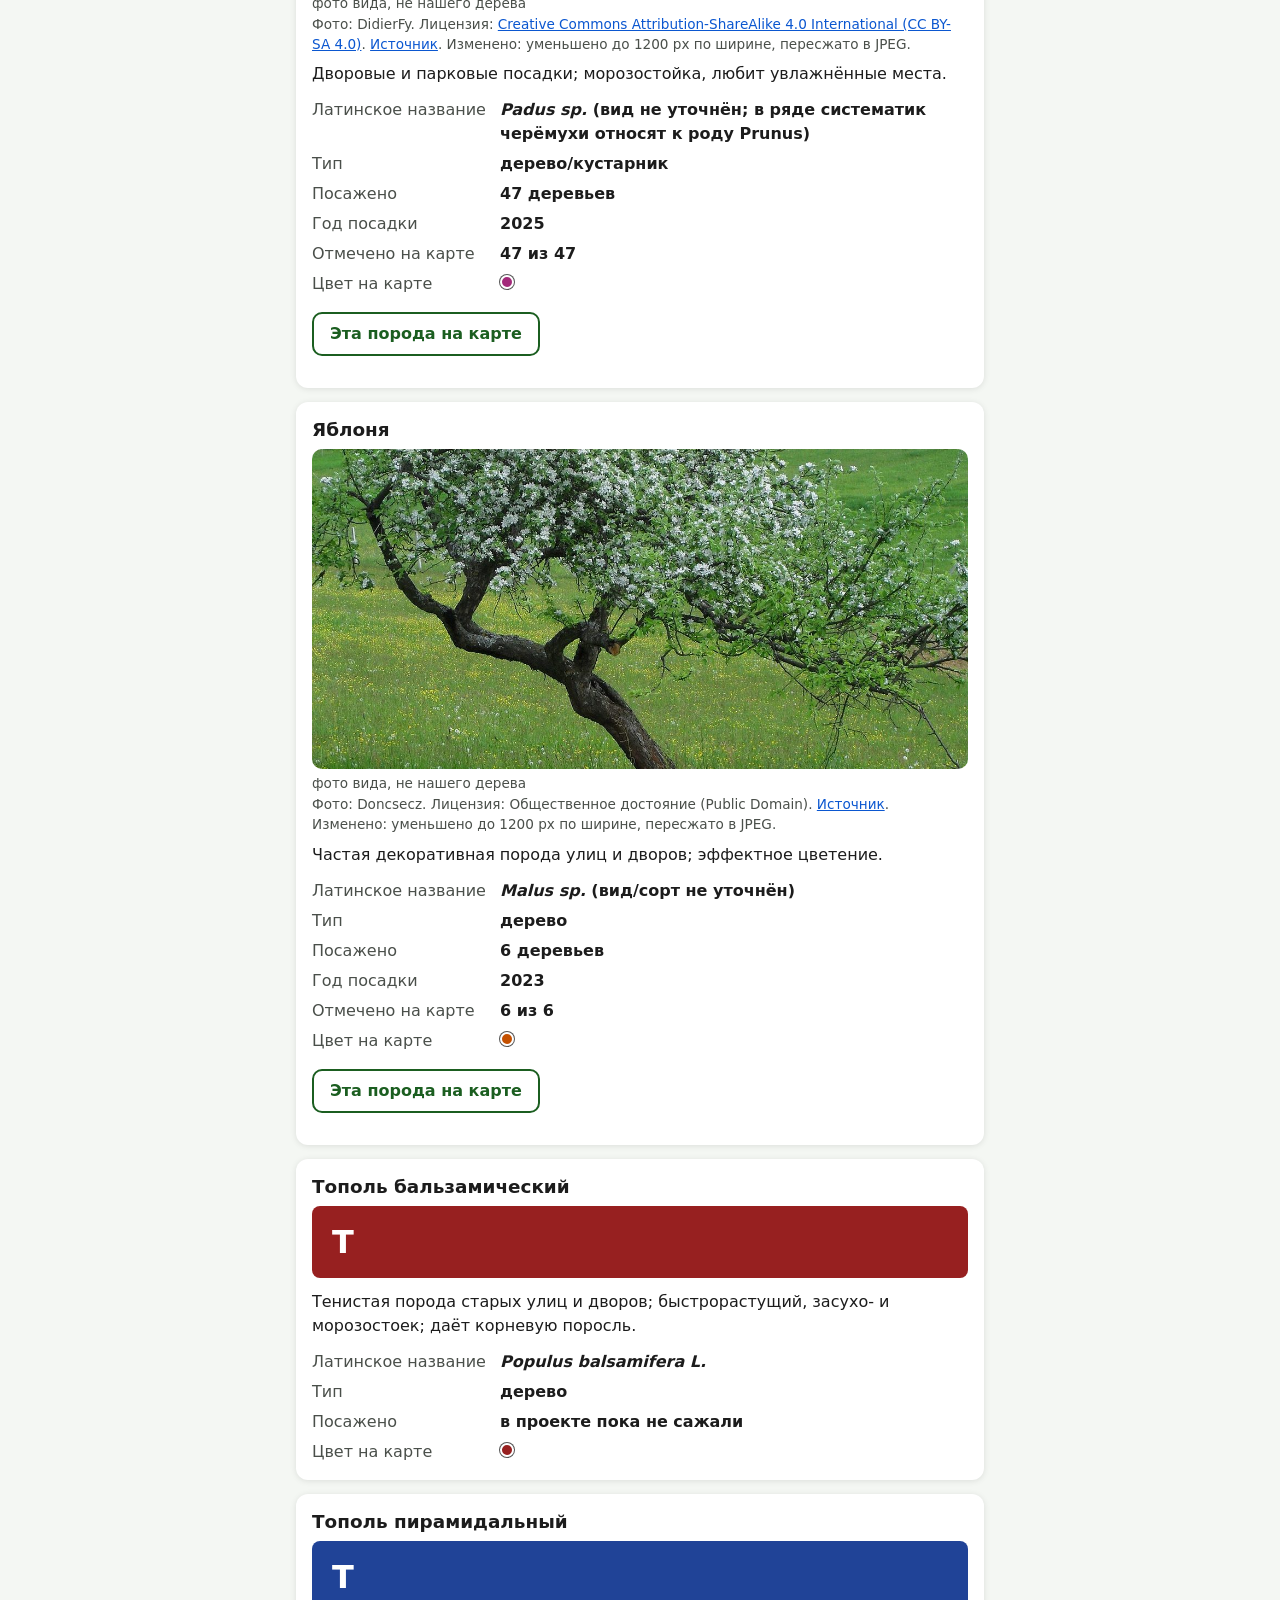
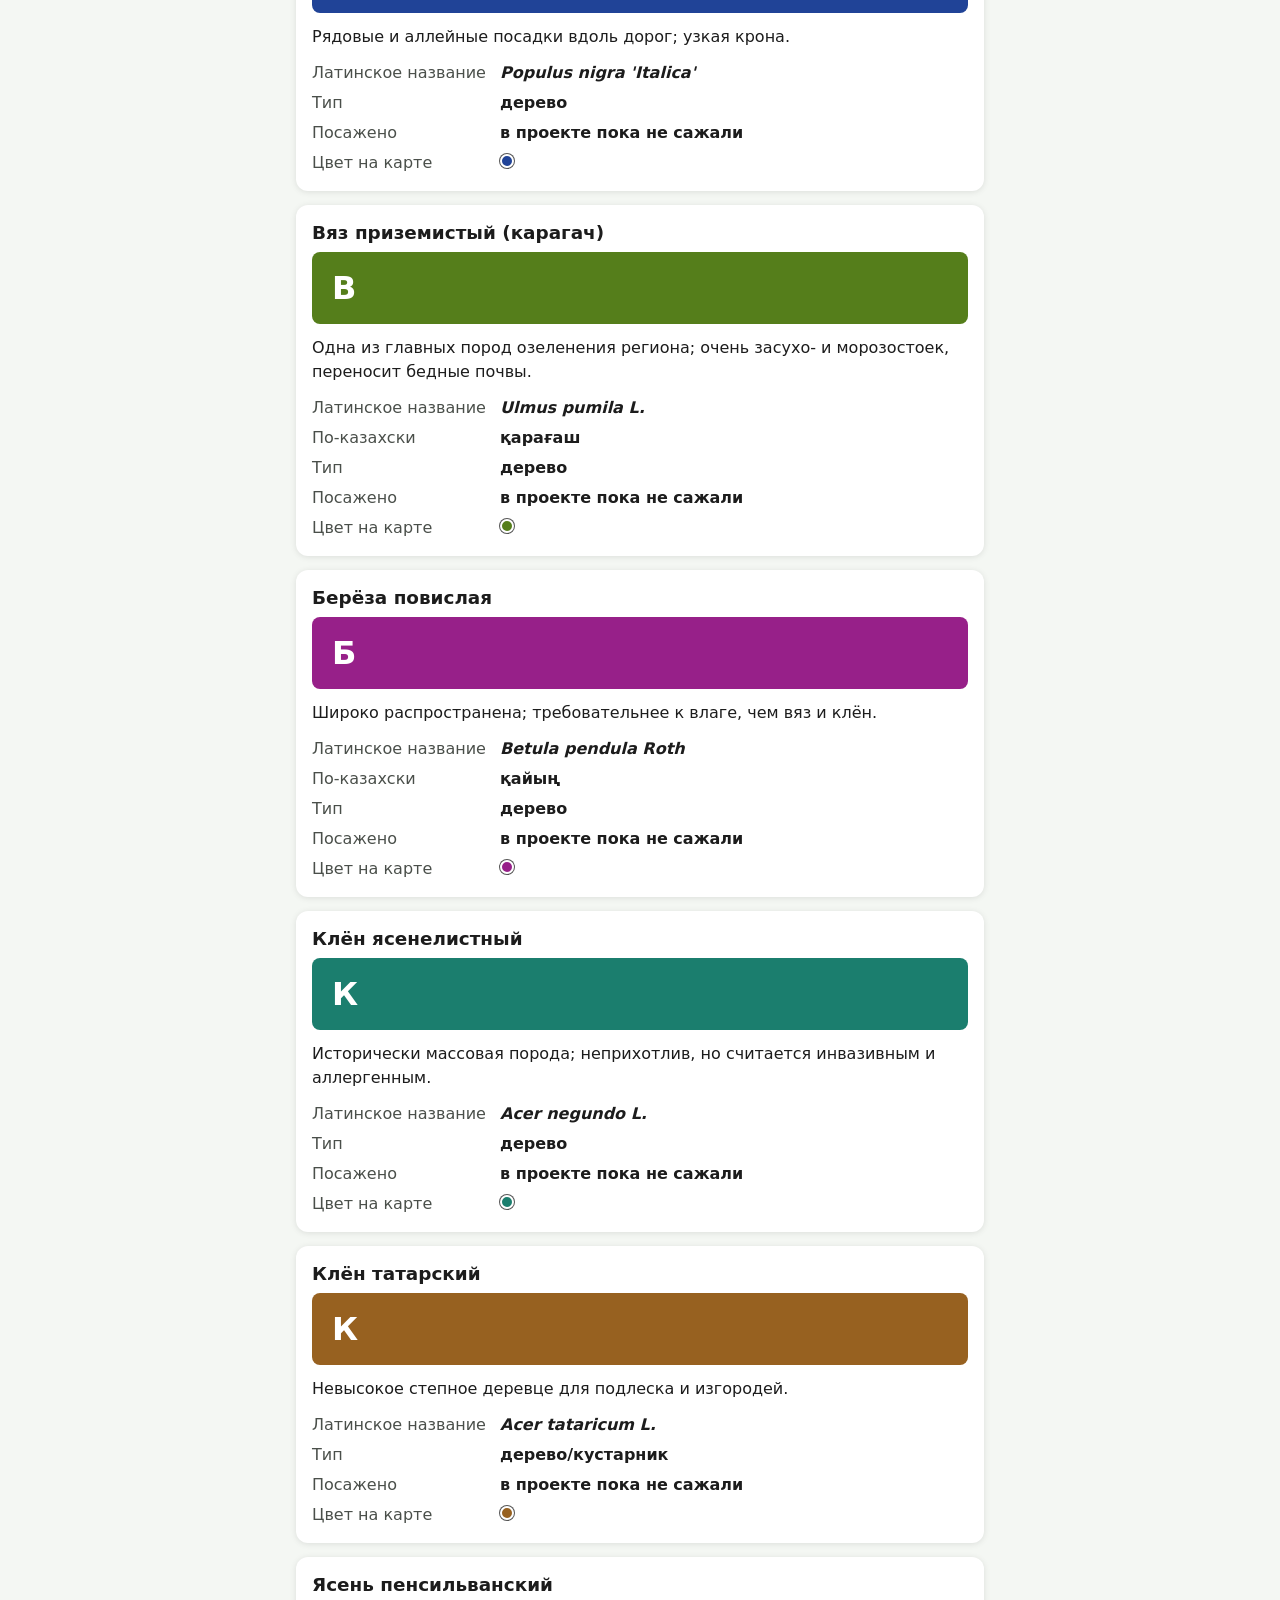
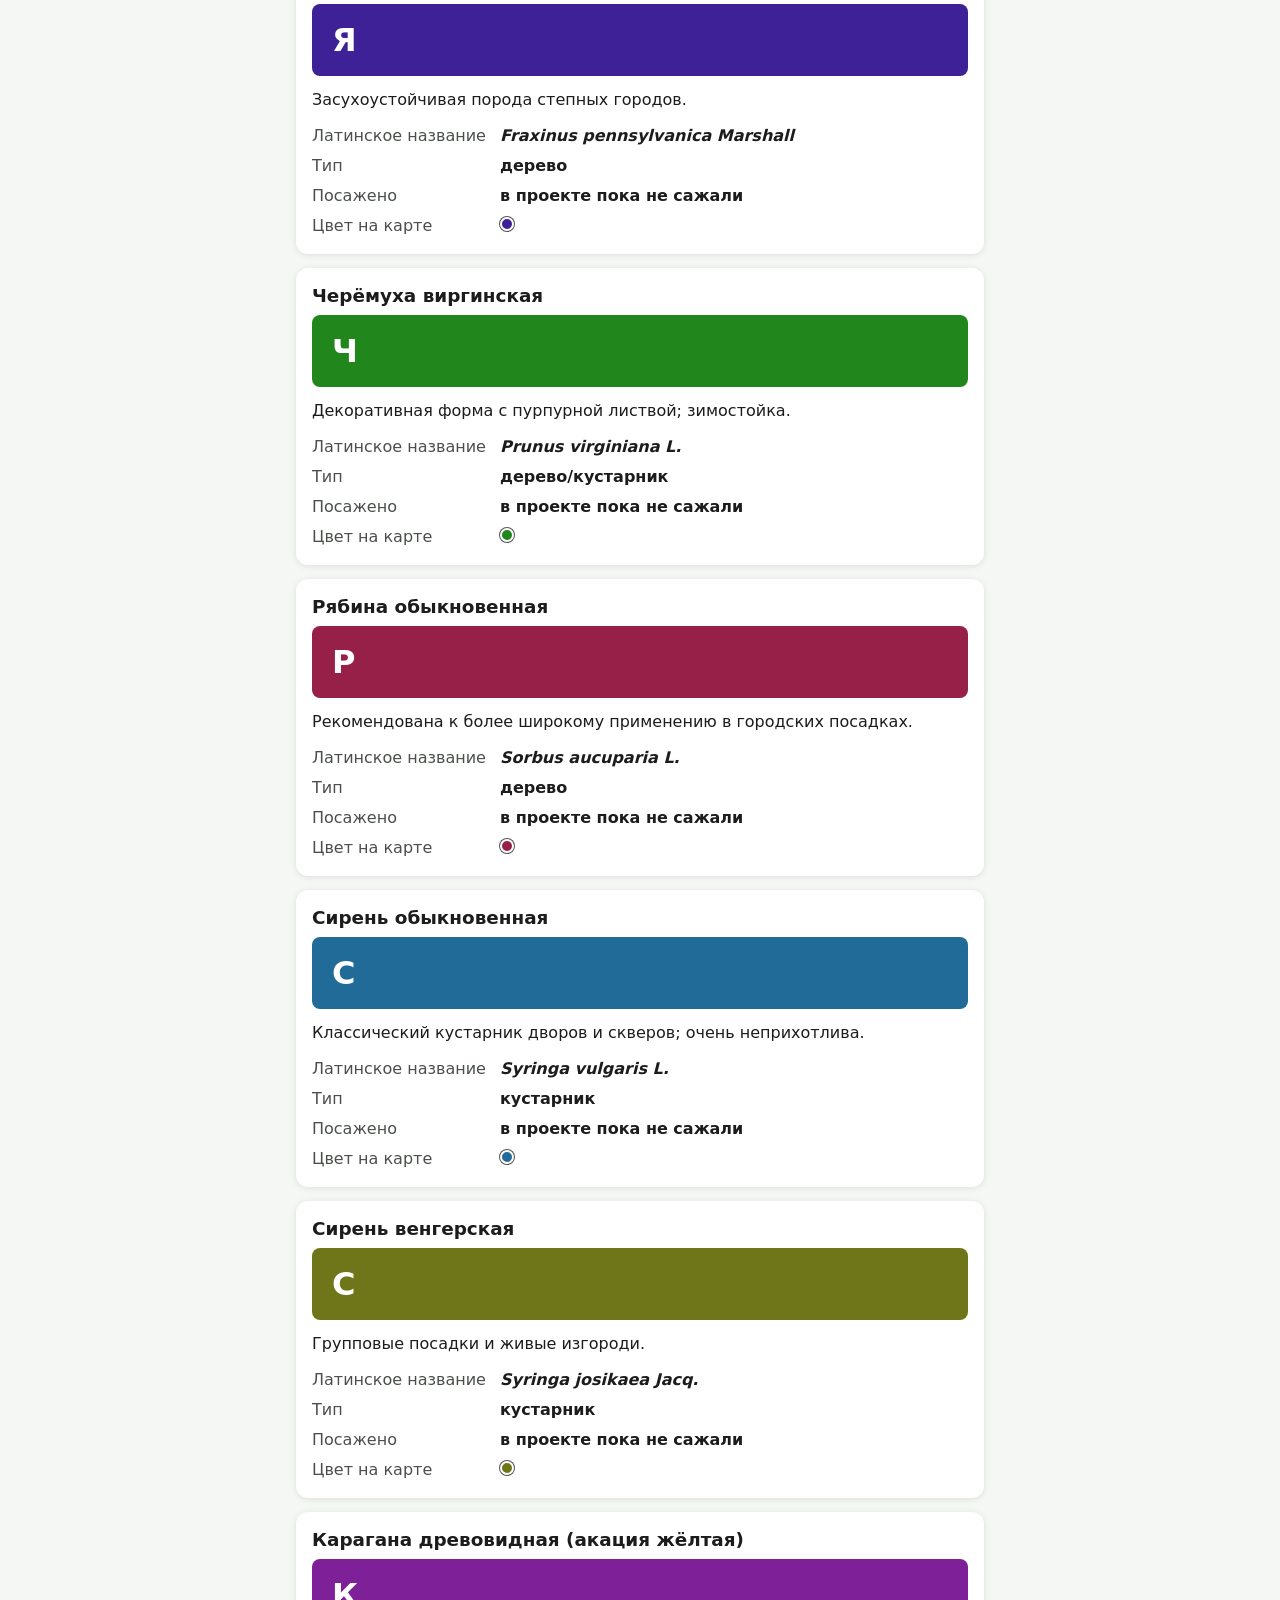
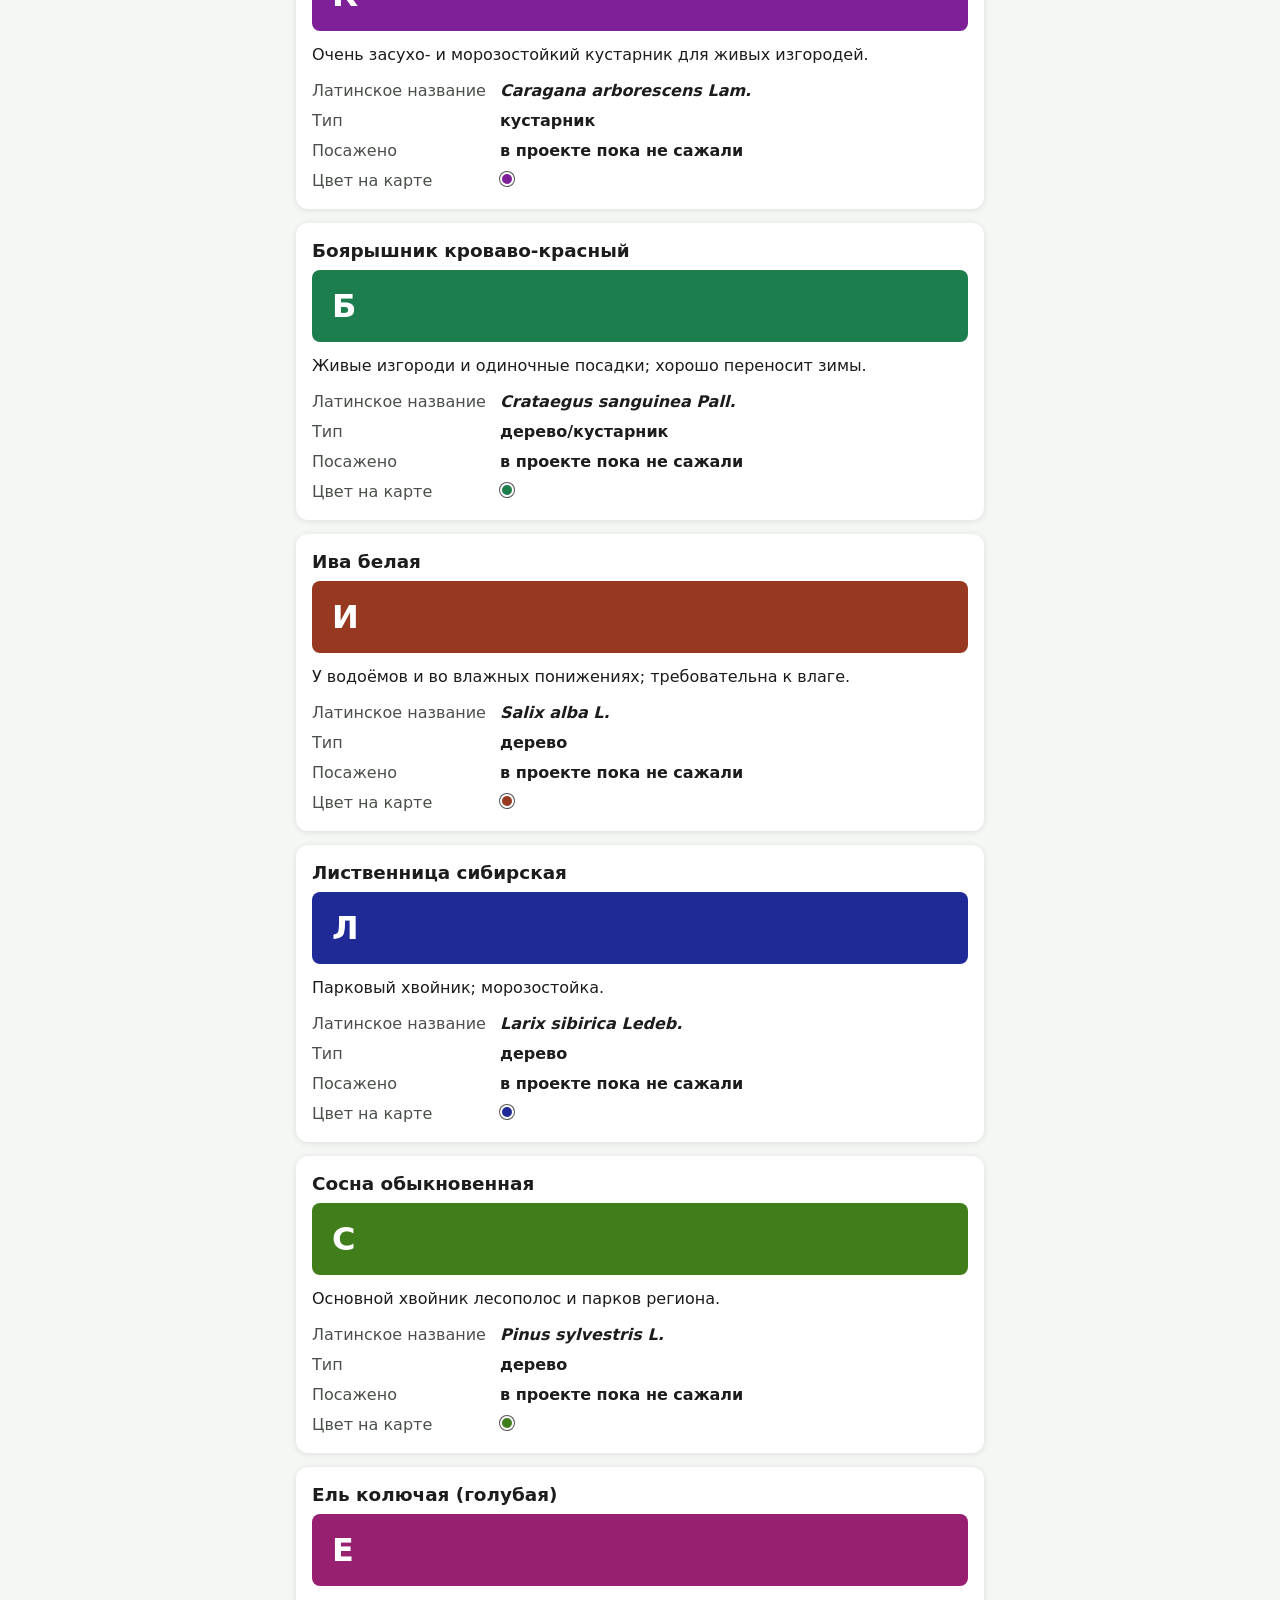
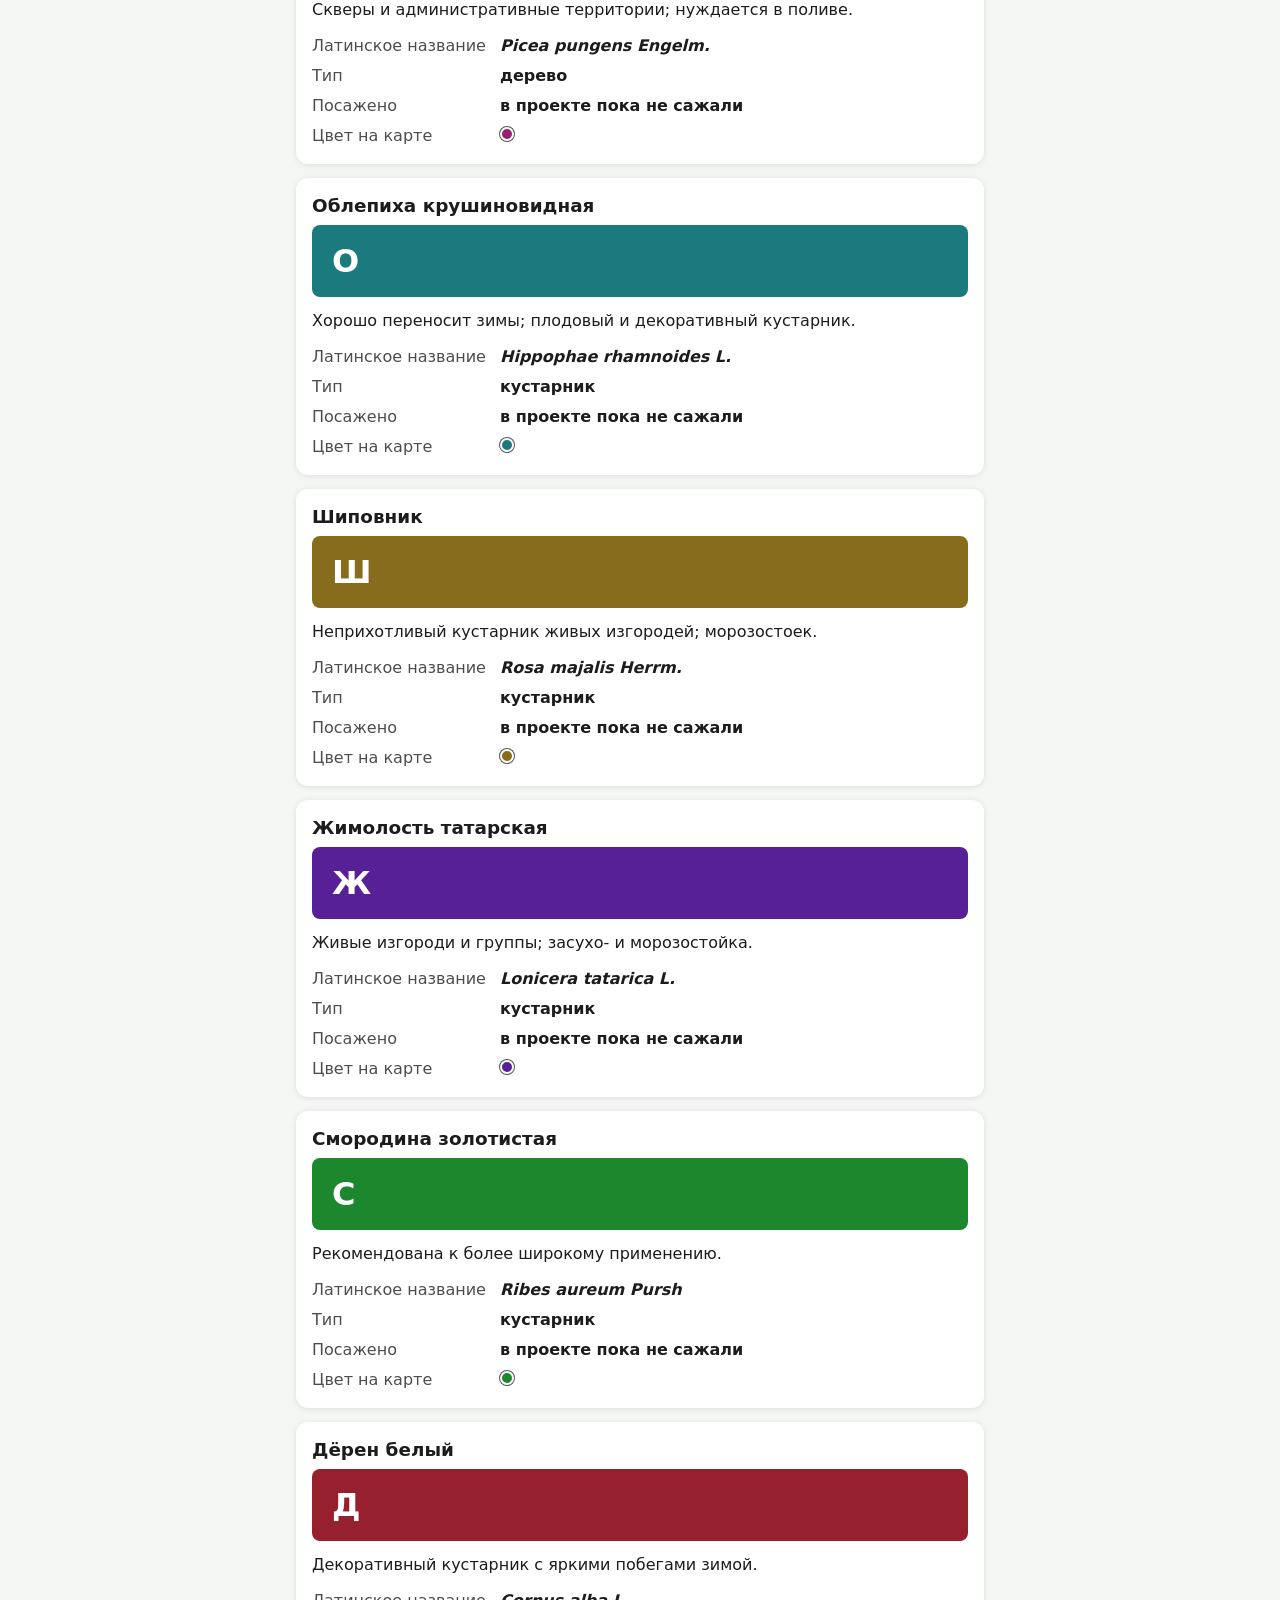
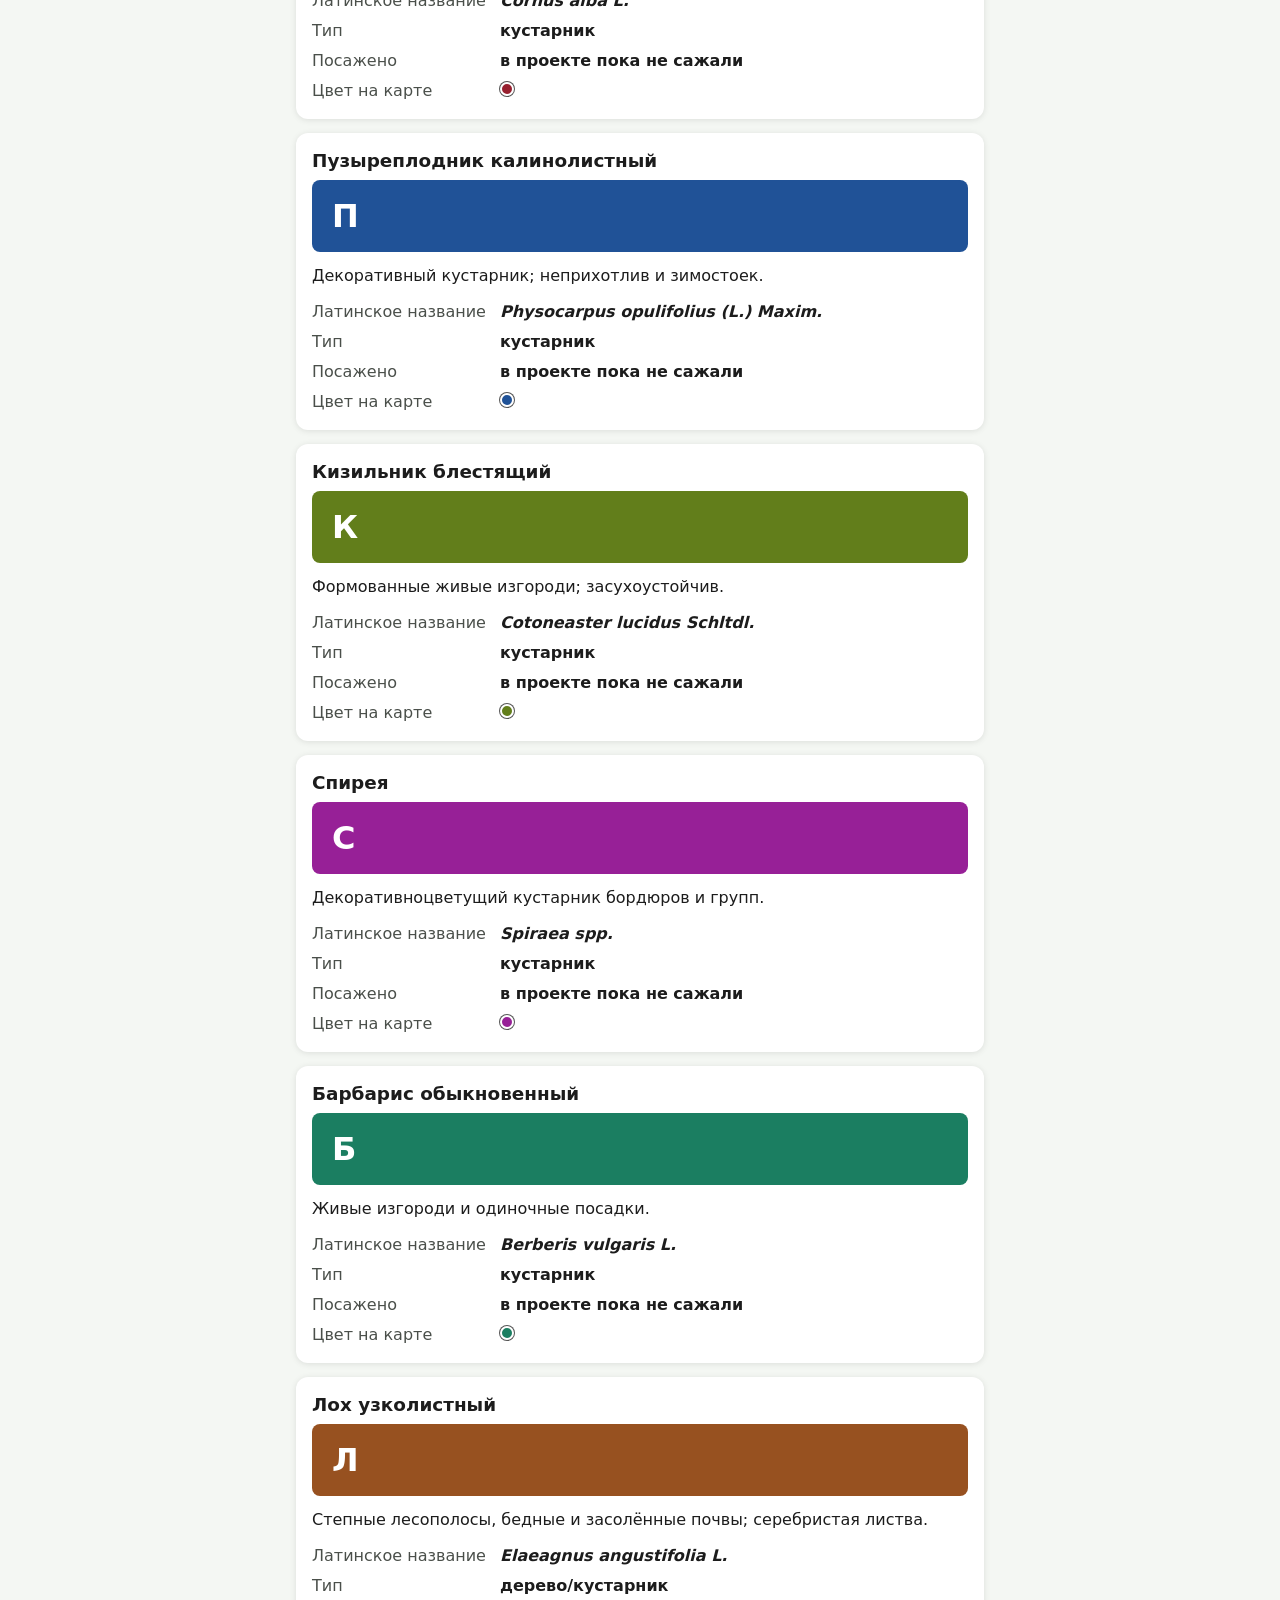
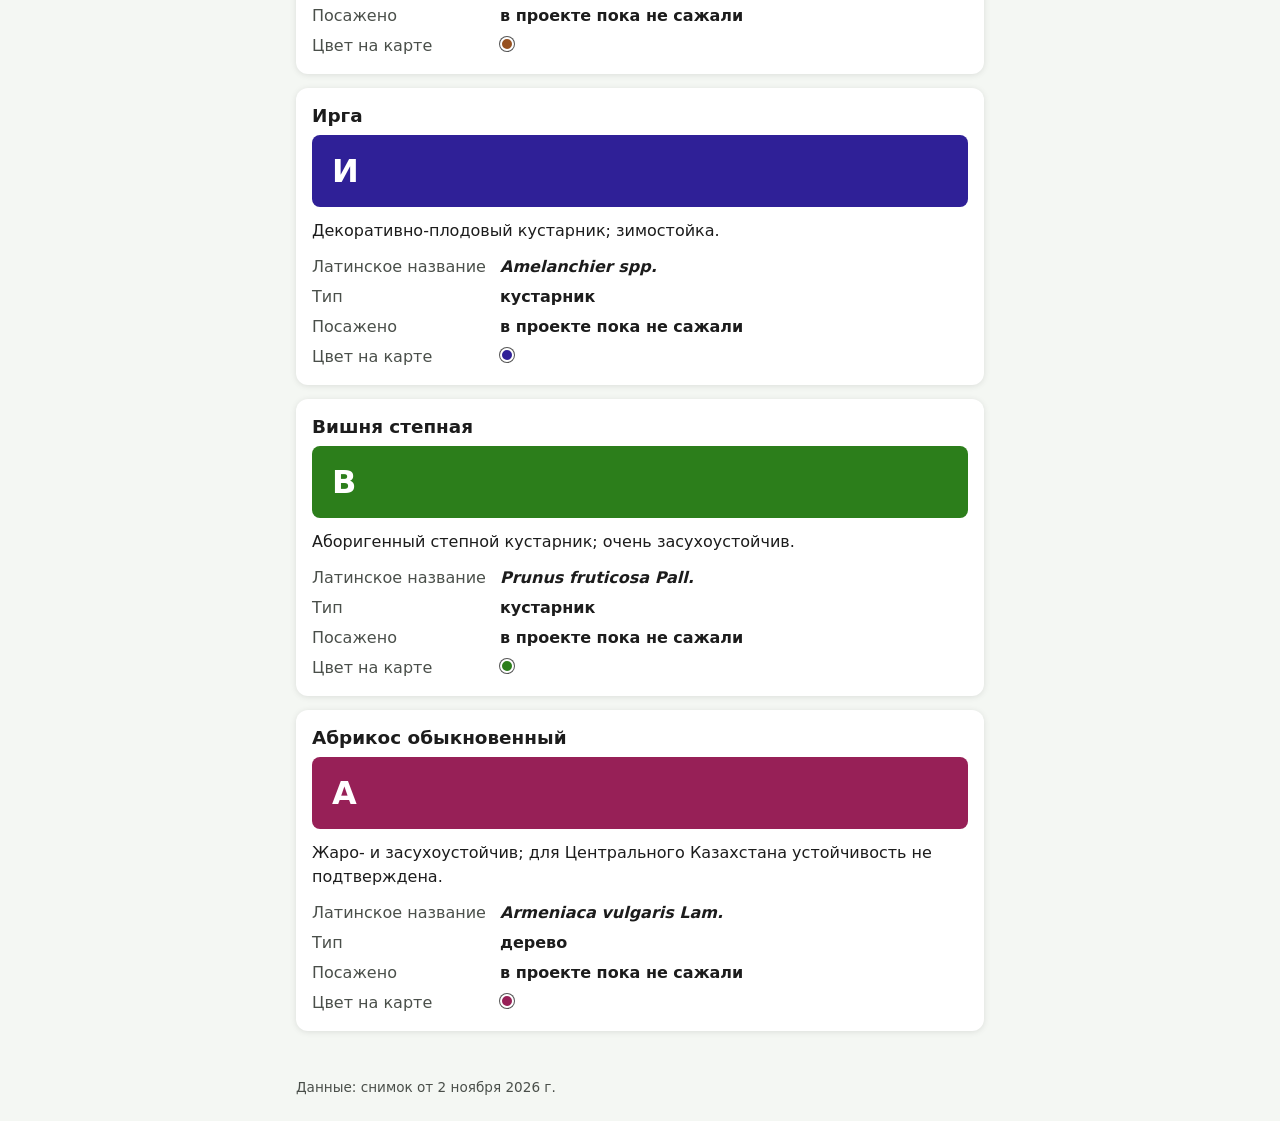
<file: pages/species.html>
<!DOCTYPE html>
<html lang="ru">
<head>
<meta charset="UTF-8">
<meta name="viewport" content="width=device-width, initial-scale=1">
<link rel="icon" href="data:,">
<title>Породы деревьев — EcoTreeMap</title>
<link rel="stylesheet" href="../assets/css/site.css?v=56427630">
</head>
<body>
<header class="site-header">
  <div>
    <h1>Породы деревьев</h1>
    <p class="sub">Что посажено в проекте</p>
  </div>
  <nav aria-label="Разделы сайта">
    <a href="../index.html">Карта</a>
    <a href="stats.html">Статистика</a>
    <a href="credits.html">Источники</a>
    <a href="privacy.html">Приватность</a>
    <a href="account.html">Аккаунт</a>
  </nav>
</header>
<div id="fatal" class="fatal" role="alert" hidden></div>
<main class="page" id="content"></main>
<p id="data-source" class="data-source page-source" hidden></p>
<noscript><p class="fatal">Для справочника пород нужен JavaScript. Включите его в браузере.</p></noscript>

<script src="../assets/js/config.js?v=1640e5fe"></script>
<script src="../assets/js/i18n.js?v=22280bf3"></script>
<script src="../data/species.js?v=87965e18"></script>
<script src="../data/trees.js?v=fe8c092b"></script>
<script src="../images/sources.js?v=f1e04d7d"></script>
<script src="../assets/lib/supabase/supabase.js?v=ee3be8de"></script>
<script src="../assets/js/common.js?v=472cd7b7"></script>
<script src="../assets/js/db.js?v=c7d80ee4"></script>
<script src="../assets/js/species-page.js?v=ac8e5a6a"></script>
<script>
  (function () {
    // Данные грузятся асинхронно (window.ECO_PAGE_PENDING): проверяем после их загрузки, а не на событии load.
    window.addEventListener('load', function () {
      var pending = window.ECO_PAGE_PENDING;
      if (pending && typeof pending.then === 'function') pending.then(check, check); else check();
    });
    function check() {
      if (window.ECO_PAGE_DONE) return;
      var box = document.getElementById('fatal');
      box.textContent = 'Не удалось загрузить файлы сайта (папки assets/ и data/). Проверьте, что сайт опубликован полностью (со всеми папками), и обновите страницу.';
      box.hidden = false;
    }
  })();
</script>
</body>
</html>
</file>
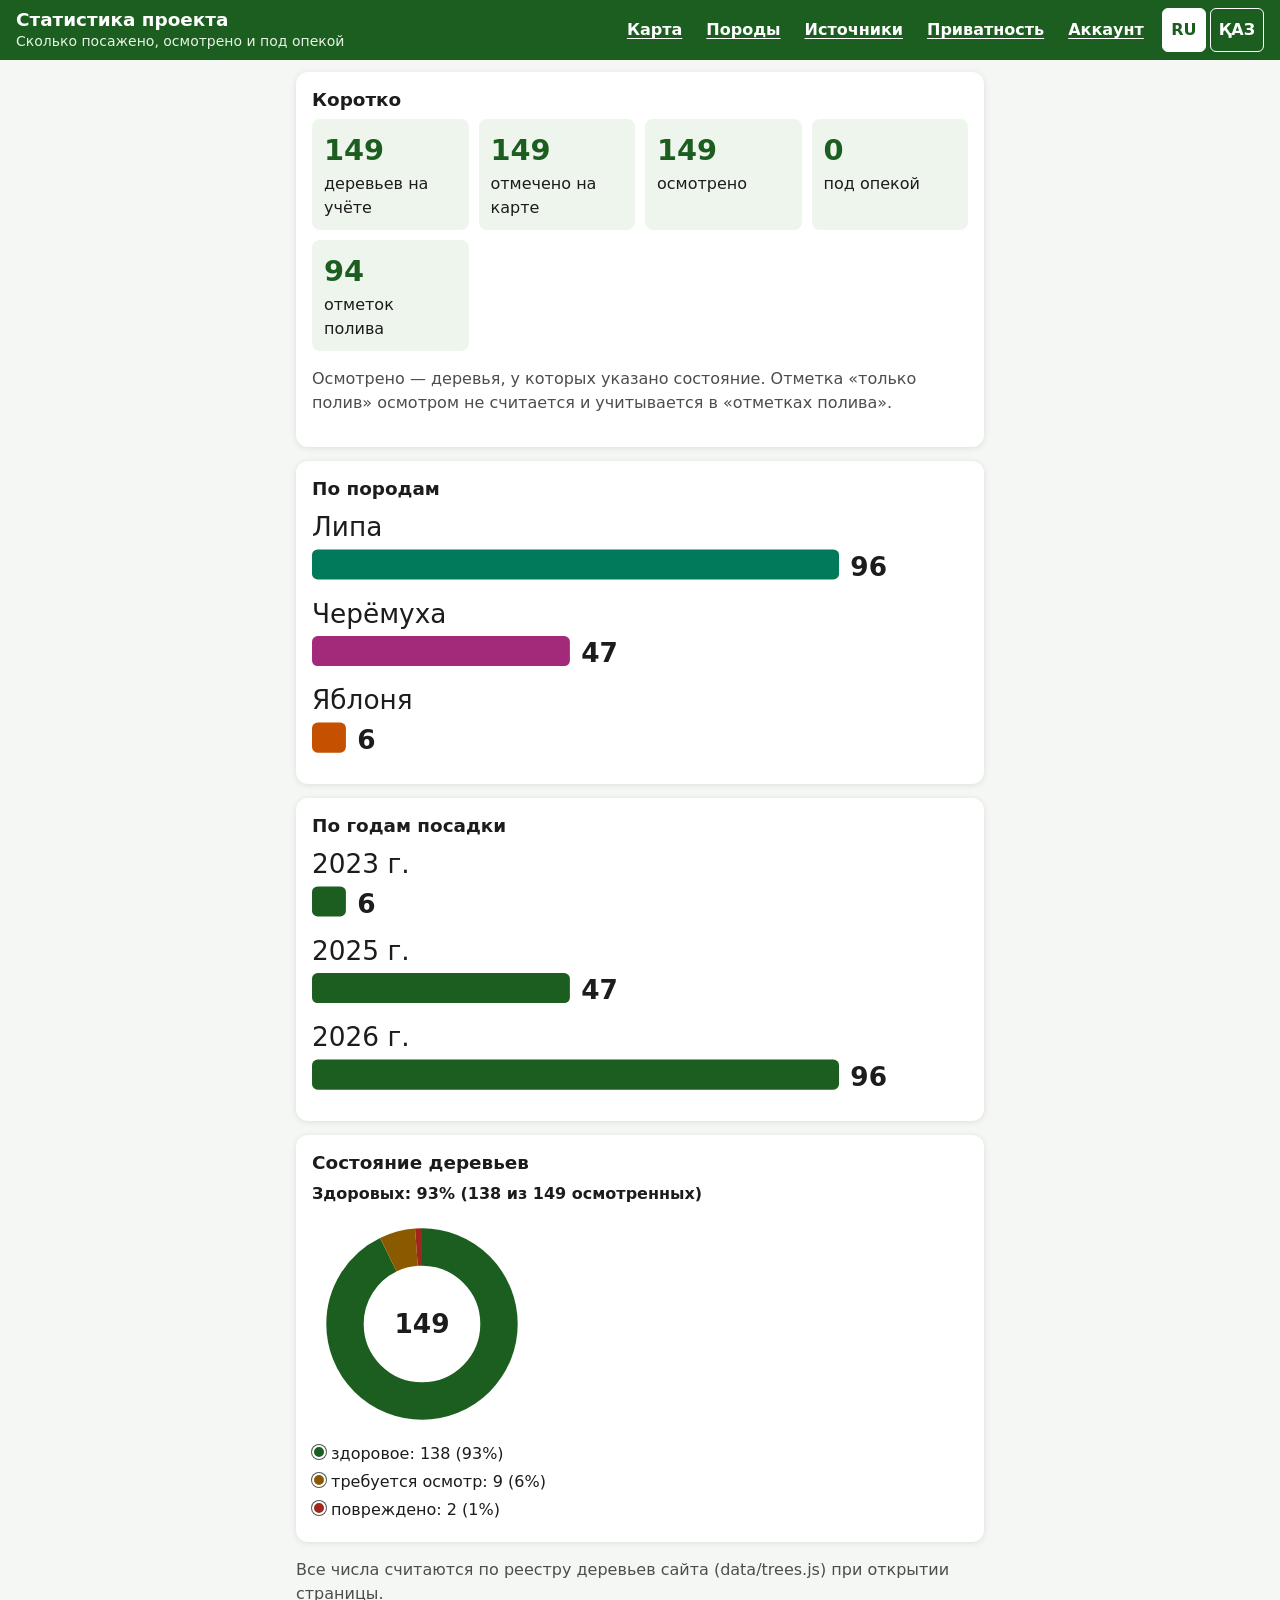
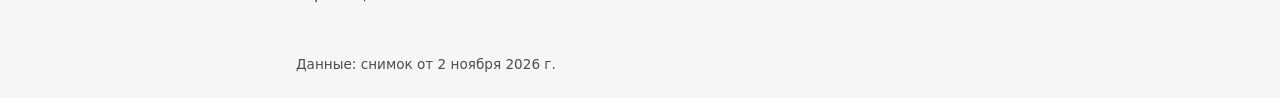
<file: pages/stats.html>
<!DOCTYPE html>
<html lang="ru">
<head>
<meta charset="UTF-8">
<meta name="viewport" content="width=device-width, initial-scale=1">
<link rel="icon" href="data:,">
<title>Статистика — EcoTreeMap</title>
<link rel="stylesheet" href="../assets/css/site.css?v=56427630">
</head>
<body>
<header class="site-header">
  <div>
    <h1>Статистика проекта</h1>
    <p class="sub">Сколько посажено, осмотрено и под опекой</p>
  </div>
  <nav aria-label="Разделы сайта">
    <a href="../index.html">Карта</a>
    <a href="species.html">Породы</a>
    <a href="credits.html">Источники</a>
    <a href="privacy.html">Приватность</a>
    <a href="account.html">Аккаунт</a>
  </nav>
</header>
<div id="fatal" class="fatal" role="alert" hidden></div>
<main class="page" id="content"></main>
<p id="data-source" class="data-source page-source" hidden></p>
<noscript><p class="fatal">Для статистики нужен JavaScript. Включите его в браузере.</p></noscript>

<script src="../assets/js/config.js?v=1640e5fe"></script>
<script src="../assets/js/i18n.js?v=22280bf3"></script>
<script src="../data/species.js?v=87965e18"></script>
<script src="../data/trees.js?v=fe8c092b"></script>
<script src="../assets/lib/supabase/supabase.js?v=ee3be8de"></script>
<script src="../assets/js/common.js?v=472cd7b7"></script>
<script src="../assets/js/db.js?v=c7d80ee4"></script>
<script src="../assets/js/stats.js?v=f46bbeda"></script>
<script>
  (function () {
    // Данные грузятся асинхронно (window.ECO_PAGE_PENDING): проверяем после их загрузки, а не на событии load.
    window.addEventListener('load', function () {
      var pending = window.ECO_PAGE_PENDING;
      if (pending && typeof pending.then === 'function') pending.then(check, check); else check();
    });
    function check() {
      if (window.ECO_PAGE_DONE) return;
      var box = document.getElementById('fatal');
      box.textContent = 'Не удалось загрузить файлы сайта (папки assets/ и data/). Проверьте, что сайт опубликован полностью (со всеми папками), и обновите страницу.';
      box.hidden = false;
    }
  })();
</script>
</body>
</html>
</file>
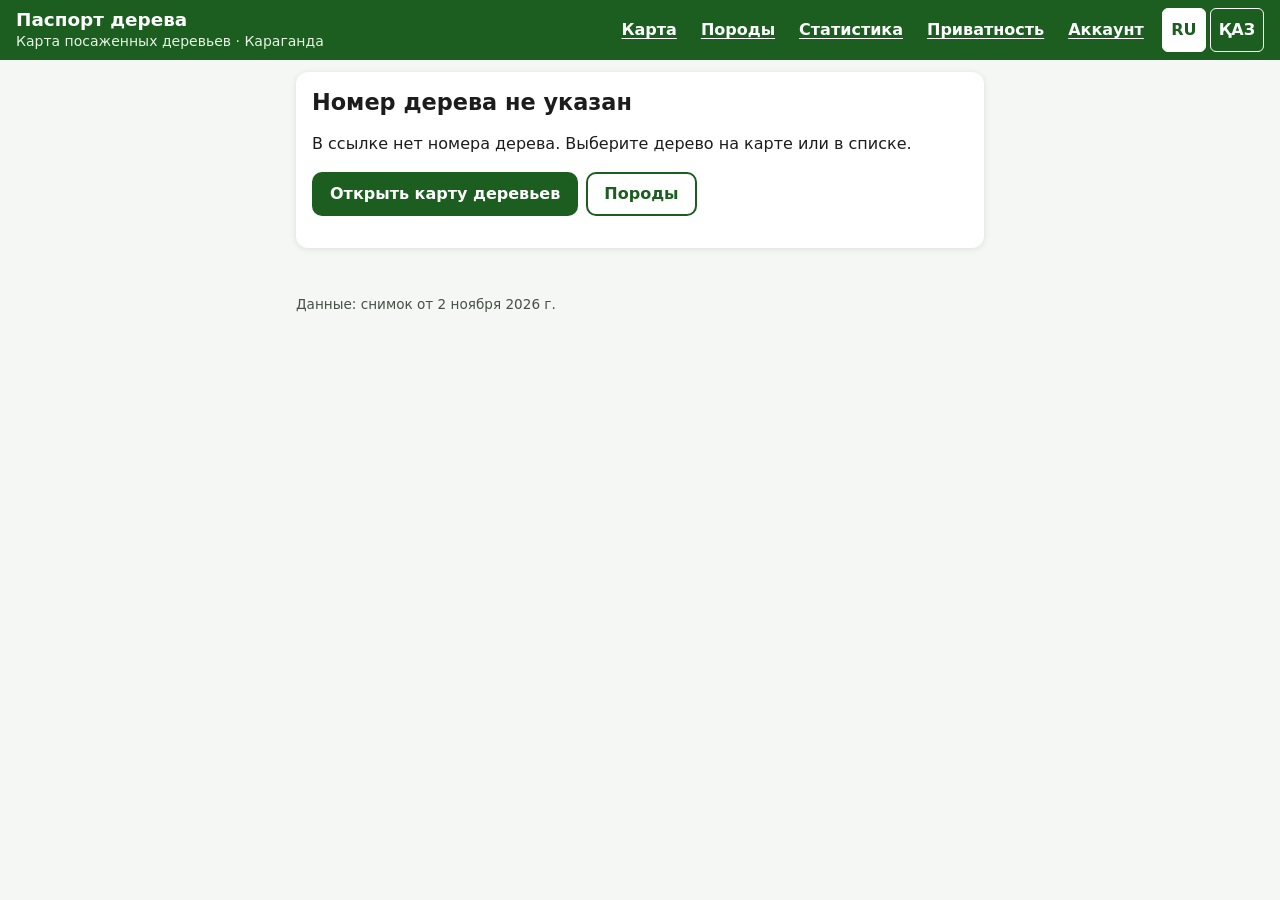
<file: pages/tree.html>
<!DOCTYPE html>
<html lang="ru">
<head>
<meta charset="UTF-8">
<meta name="viewport" content="width=device-width, initial-scale=1">
<link rel="icon" href="data:,">
<title>Паспорт дерева — EcoTreeMap</title>
<link rel="stylesheet" href="../assets/css/site.css?v=56427630">
</head>
<body>
<header class="site-header">
  <div>
    <h1>Паспорт дерева</h1>
    <p class="sub">Карта посаженных деревьев · Караганда</p>
  </div>
  <nav aria-label="Разделы сайта">
    <a href="../index.html">Карта</a>
    <a href="species.html">Породы</a>
    <a href="stats.html">Статистика</a>
    <a href="privacy.html">Приватность</a>
    <a href="account.html">Аккаунт</a>
  </nav>
</header>
<div id="fatal" class="fatal" role="alert" hidden></div>
<main class="page" id="content"></main>
<p id="data-source" class="data-source page-source" hidden></p>
<noscript><p class="fatal">Для паспорта дерева нужен JavaScript. Включите его в браузере.</p></noscript>

<script src="../assets/js/config.js?v=1640e5fe"></script>
<script src="../assets/js/i18n.js?v=22280bf3"></script>
<script src="../data/species.js?v=87965e18"></script>
<script src="../data/trees.js?v=fe8c092b"></script>
<script src="../images/sources.js?v=f1e04d7d"></script>
<script src="../assets/lib/qrcode-generator/qrcode.js?v=79ec86f8"></script>
<script src="../assets/lib/supabase/supabase.js?v=ee3be8de"></script>
<script src="../assets/js/common.js?v=472cd7b7"></script>
<script src="../assets/js/db.js?v=c7d80ee4"></script>
<script src="../assets/js/share.js?v=00fe6a2c"></script>
<script src="../assets/js/tree.js?v=fc97ab27"></script>
<script>
  (function () {
    // Данные грузятся асинхронно (window.ECO_PAGE_PENDING): проверяем после их загрузки, а не на событии load.
    window.addEventListener('load', function () {
      var pending = window.ECO_PAGE_PENDING;
      if (pending && typeof pending.then === 'function') pending.then(check, check); else check();
    });
    function check() {
      if (window.ECO_PAGE_DONE) return;
      var box = document.getElementById('fatal');
      box.textContent = 'Не удалось загрузить файлы сайта (папки assets/ и data/). Проверьте, что сайт опубликован полностью (со всеми папками), и обновите страницу.';
      box.hidden = false;
    }
  })();
</script>
</body>
</html>
</file>
<file: assets/css/site.css>
/* EcoTreeMap — общие стили. Контраст текста ≥ 4.5:1, интерактивные элементы ≥ 44px. */
*,
*::before,
*::after {
  box-sizing: border-box;
}

:root {
  --green-dark: #1b5e20;
  --green-bg: #eef5ec;
  --text: #1c1c1c;
  --muted: #4a4f4a;
  --link: #0b57d0;
  --border: #c5cbc4;
  --card: #ffffff;
  --page: #f4f7f3;
  --danger: #a1261b;
  --focus: #ffbf47;
}

[hidden] {
  display: none !important;
}

html {
  -webkit-text-size-adjust: 100%;
}

body {
  margin: 0;
  font-family: system-ui, -apple-system, 'Segoe UI', Roboto, Arial, sans-serif;
  font-size: 16px;
  line-height: 1.5;
  color: var(--text);
  background: var(--page);
  overflow-wrap: anywhere;
}

a {
  color: var(--link);
}

a:focus-visible,
button:focus-visible,
input:focus-visible,
select:focus-visible,
textarea:focus-visible,
summary:focus-visible {
  outline: 3px solid var(--focus);
  outline-offset: 2px;
}

h1,
h2,
h3 {
  line-height: 1.25;
}

.visually-hidden {
  position: absolute !important;
  width: 1px;
  height: 1px;
  overflow: hidden;
  clip: rect(0 0 0 0);
  white-space: nowrap;
}

/* ---------- шапка ---------- */
.site-header {
  display: flex;
  flex-wrap: wrap;
  align-items: center;
  justify-content: space-between;
  gap: 4px 16px;
  padding: 8px 16px;
  background: var(--green-dark);
  color: #fff;
}
.site-header h1 {
  margin: 0;
  font-size: 1.15rem;
}
.site-header .sub {
  margin: 0;
  font-size: 0.875rem;
  color: #e8f2e6;
}
.site-header nav {
  display: flex;
  flex-wrap: wrap;
  gap: 0 4px;
}
.site-header nav a {
  display: inline-flex;
  align-items: center;
  min-height: 44px;
  padding: 0 10px;
  color: #fff;
  font-weight: 600;
  text-underline-offset: 3px;
}

/* Переключатель языка RU | ҚАЗ (добавляет assets/js/i18n.js) */
.site-header nav .lang-switch {
  display: inline-flex;
  align-items: center;
  gap: 4px;
  margin-left: 4px;
}
.lang-switch .lang-btn {
  min-height: 44px;
  min-width: 44px;
  padding: 0 8px;
  border: 1px solid #fff;
  border-radius: 6px;
  background: transparent;
  color: #fff;
  font: inherit;
  font-weight: 600;
  cursor: pointer;
}
.lang-switch .lang-btn[aria-pressed="true"] {
  background: #fff;
  color: var(--green-dark);
}
.lang-switch .lang-btn:focus-visible {
  outline: 3px solid #ffd54f;
  outline-offset: 2px;
}

/* ---------- кнопки и формы ---------- */
.btn {
  display: inline-flex;
  align-items: center;
  justify-content: center;
  min-height: 44px;
  min-width: 44px;
  padding: 8px 16px;
  border: 2px solid transparent;
  border-radius: 10px;
  font: inherit;
  font-weight: 600;
  text-decoration: none;
  cursor: pointer;
  background: #e3e8e2;
  color: var(--text);
}
.btn--primary {
  background: var(--green-dark);
  color: #fff;
}
.btn--water {
  background: #0d47a1;
  color: #fff;
}
.btn--danger {
  background: var(--danger);
  color: #fff;
}
.btn--outline {
  background: #fff;
  border-color: var(--green-dark);
  color: var(--green-dark);
}
.btn--block {
  width: 100%;
}
.btn:disabled {
  background: #d7dbd6;
  color: #4a4f4a;
  cursor: not-allowed;
}

label {
  display: block;
  font-weight: 600;
  margin: 12px 0 4px;
}
select,
textarea,
input[type='number'],
input[type='text'] {
  width: 100%;
  min-height: 44px;
  padding: 8px 10px;
  border: 1px solid #767c75;
  border-radius: 8px;
  font: inherit;
  color: var(--text);
  background: #fff;
}
textarea {
  resize: vertical;
}

.check {
  display: flex;
  align-items: center;
  gap: 10px;
  min-height: 44px;
  margin: 0;
  font-weight: 400;
  cursor: pointer;
}
.check input {
  width: 22px;
  height: 22px;
  margin: 0;
  flex: none;
}

fieldset {
  border: 0;
  margin: 0 0 8px;
  padding: 0;
  min-width: 0;
}
legend {
  font-weight: 700;
  padding: 0;
  margin: 8px 0 2px;
}

.dot {
  display: inline-block;
  width: 14px;
  height: 14px;
  border-radius: 50%;
  border: 2px solid #fff;
  box-shadow: 0 0 0 1px #555;
  flex: none;
}

.chip {
  display: inline-block;
  padding: 2px 12px;
  border-radius: 999px;
  color: #fff;
  font-weight: 600;
  font-size: 0.9rem;
}

.muted {
  color: var(--muted);
}

/* ---------- сообщения ---------- */
.fatal {
  margin: 16px;
  padding: 16px;
  border-left: 6px solid var(--danger);
  background: #fff;
  border-radius: 8px;
  box-shadow: 0 1px 4px rgba(0, 0, 0, 0.15);
}
.fatal h2 {
  margin-top: 0;
  font-size: 1.15rem;
}
.fatal__links {
  display: flex;
  flex-wrap: wrap;
  gap: 8px;
}
.note {
  padding: 10px 12px;
  border-radius: 8px;
  background: #fff6d6;
  border-left: 4px solid #8a6100;
}
.result {
  margin-top: 10px;
  padding: 10px 12px;
  border-radius: 8px;
  background: var(--green-bg);
}
.result--demo {
  background: #fff6d6;
}

/* ---------- страница карты ---------- */
.page-map {
  height: 100vh;
  height: 100dvh;
  overflow: hidden;
  display: flex;
  flex-direction: column;
}
.map-layout {
  flex: 1 1 auto;
  min-height: 0;
  display: flex;
  flex-direction: row;
}
.panel {
  flex: 0 0 320px;
  overflow-y: auto;
  padding: 8px 16px 16px;
  background: #fff;
  border-right: 1px solid var(--border);
}
.panel details {
  border-top: 1px solid var(--border);
}
.panel summary {
  display: flex;
  align-items: center;
  gap: 6px;
  min-height: 44px;
  font-weight: 700;
  cursor: pointer;
  list-style: none;
}
.panel summary::-webkit-details-marker {
  display: none;
}
.panel summary::before {
  content: '▸';
  display: inline-block;
  width: 1em;
  color: var(--green-dark);
}
.panel details[open] > summary::before {
  content: '▾';
}
.summary-line {
  margin: 4px 0 8px;
  font-weight: 700;
}
.legend-count {
  margin-left: auto;
  color: var(--muted);
  font-size: 0.9rem;
}
.unplaced-group h3 {
  font-size: 1rem;
  margin: 8px 0 4px;
}
.id-list {
  display: flex;
  flex-wrap: wrap;
  gap: 4px;
  list-style: none;
  margin: 0;
  padding: 0;
}
.id-list a {
  display: inline-flex;
  align-items: center;
  justify-content: center;
  min-width: 64px;
  min-height: 44px;
  padding: 0 6px;
  border: 1px solid var(--border);
  border-radius: 8px;
  text-decoration: none;
  font-variant-numeric: tabular-nums;
}
.map-wrap {
  position: relative;
  flex: 1 1 auto;
  min-width: 0;
  min-height: 0;
}
#map {
  position: absolute;
  inset: 0;
  background: #dfe6de;
}
.map-notice {
  position: absolute;
  z-index: 1000;
  top: 10px;
  left: 60px;
  right: 10px;
  max-width: 460px;
  margin-left: auto;
  padding: 10px 12px;
  border-radius: 8px;
  background: rgba(255, 255, 255, 0.96);
  box-shadow: 0 1px 5px rgba(0, 0, 0, 0.35);
  font-size: 0.95rem;
}
.map-notice p {
  margin: 0;
}
.map-notice p + p {
  margin-top: 6px;
}
.popup h3 {
  margin: 0 0 4px;
  font-size: 1rem;
}
.popup p {
  margin: 2px 0;
}
.popup a {
  display: inline-flex;
  align-items: center;
  min-height: 44px;
  font-weight: 600;
}

@media (max-width: 760px) {
  .map-layout {
    flex-direction: column;
  }
  .panel {
    flex: 0 0 auto;
    max-height: 45vh;
    max-height: 45dvh;
    border-right: 0;
    border-bottom: 1px solid var(--border);
    padding: 0 16px 4px;
  }
  .panel .summary-line {
    margin: 6px 0;
  }
  .site-header {
    padding: 4px 12px;
  }
  .site-header h1 {
    font-size: 1.05rem;
  }
  .site-header nav a {
    padding: 0 8px;
  }
}

/* Кнопки масштаба Leaflet — не меньше 44px для пальца и проектора */
.leaflet-bar a,
.leaflet-touch .leaflet-bar a {
  width: 44px;
  height: 44px;
  line-height: 44px;
  font-size: 22px;
}
.leaflet-container {
  font: inherit;
}
.leaflet-container .leaflet-control-attribution {
  font-size: 12px;
  background: rgba(255, 255, 255, 0.92);
}
.leaflet-container .leaflet-control-attribution a {
  color: #0a4fbf;
}

/* ---------- обычные страницы ---------- */
.page {
  max-width: 720px;
  margin: 0 auto;
  padding: 12px 16px 32px;
}
.card {
  background: var(--card);
  border-radius: 12px;
  padding: 16px;
  margin: 0 0 14px;
  box-shadow: 0 1px 6px rgba(0, 0, 0, 0.1);
}
.card h1 {
  margin: 0 0 4px;
  font-size: 1.4rem;
}
.card h2 {
  margin: 0 0 8px;
  font-size: 1.15rem;
}
.facts {
  display: grid;
  grid-template-columns: minmax(0, 11em) minmax(0, 1fr);
  gap: 6px 12px;
  margin: 12px 0 0;
}
.facts dt {
  color: var(--muted);
}
.facts dd {
  margin: 0;
  font-weight: 600;
}
@media (max-width: 420px) {
  .facts {
    grid-template-columns: minmax(0, 1fr);
    gap: 0;
  }
  .facts dd {
    margin-bottom: 8px;
  }
}
.photo-placeholder {
  display: flex;
  align-items: center;
  justify-content: center;
  min-height: 120px;
  border: 2px dashed var(--border);
  border-radius: 10px;
  color: var(--muted);
  text-align: center;
  padding: 12px;
}
.photo img {
  display: block;
  width: 100%;
  max-height: 320px;
  object-fit: cover;
  border-radius: 10px;
}
.photo figcaption {
  font-size: 0.85rem;
  color: var(--muted);
  margin-top: 4px;
}
.qr img {
  display: block;
  width: 200px;
  height: 200px;
  margin: 0 auto 8px;
  image-rendering: pixelated;
}
.back-links {
  display: flex;
  flex-wrap: wrap;
  gap: 8px;
}
.credits-list {
  padding-left: 1.2em;
}
.credits-list li {
  margin-bottom: 8px;
}

/* ---------- редактор ---------- */
.page-editor .panel {
  flex-basis: 360px;
}
.editor-hint {
  margin: 8px 0;
  padding: 10px 12px;
  border-radius: 8px;
  background: var(--green-bg);
  font-weight: 600;
}
.editor-hint--warn {
  background: #fff6d6;
}
.btn-row {
  display: flex;
  flex-wrap: wrap;
  gap: 8px;
  margin: 8px 0;
}
.mode-switch {
  display: flex;
  gap: 8px;
}
.mode-switch .check {
  flex: 1;
  border: 1px solid var(--border);
  border-radius: 8px;
  padding: 0 10px;
}
.editor-export textarea {
  font-family: Consolas, 'Courier New', monospace;
  font-size: 0.8rem;
  min-height: 140px;
}
.edit-marker {
  width: 18px;
  height: 18px;
  border-radius: 50%;
  border: 2px solid #fff;
  box-shadow: 0 0 0 1px #333;
}
.edit-marker--selected {
  box-shadow: 0 0 0 3px #111;
}
.page-editor .leaflet-container,
.page-editor .leaflet-container.leaflet-grab {
  cursor: crosshair;
}
.row-start-marker {
  width: 22px;
  height: 22px;
  border-radius: 50%;
  border: 3px dashed #111;
  background: rgba(255, 255, 255, 0.7);
}

/* ---------- полевой режим (tools/field.html) ---------- */
.field-page fieldset .check {
  display: flex;
  margin: 6px 0;
}
.field-page input[type='date'],
.field-page input[type='file'] {
  width: 100%;
  min-height: 44px;
  box-sizing: border-box;
  font: inherit;
}
.field-map {
  height: 320px;
  border-radius: 8px;
  margin: 8px 0;
}
.field-photo-preview {
  display: block;
  max-width: 100%;
  max-height: 260px;
  margin-top: 8px;
  border-radius: 8px;
}
.field-records li {
  margin: 6px 0;
}
.field-records .btn {
  margin-left: 8px;
}
.plaque {
  text-align: center;
  border: 2px solid #1f1f1f;
  border-radius: 12px;
  padding: 16px;
  max-width: 360px;
  margin: 0 auto;
  background: #fff;
}
.plaque img {
  width: 100%;
  max-width: 300px;
  height: auto;
  image-rendering: pixelated;
}
.plaque__id {
  font-size: 2rem;
  font-weight: 700;
  margin: 8px 0 0;
}
.plaque__species {
  font-size: 1.3rem;
  margin: 4px 0;
}
.plaque__hint {
  margin: 4px 0 0;
}
.tree-observations {
  padding-left: 1.2em;
}
@media print {
  body.print-plaque > *:not(main),
  body.print-plaque main > *:not(#plaque-card),
  body.print-plaque #plaque-card > *:not(#plaque),
  body.print-plaque .no-print {
    display: none !important;
  }
  body.print-plaque .plaque {
    border-width: 3px;
    max-width: 14cm;
    page-break-inside: avoid;
  }
  body.print-plaque .plaque img {
    max-width: 12cm;
  }
}

/* ---------- v4: справочник, шефство, «нужна помощь», статистика, фото-история, поделиться ---------- */
.species-noimg {
  height: 72px;
  border-radius: 8px;
  display: flex;
  align-items: center;
  padding-left: 20px;
  margin-bottom: 12px;
}
.species-noimg span { color: #ffffff; font-size: 2rem; font-weight: 700; }
.species-note { margin: 8px 0; }
.species-filter input, .species-filter select { width: 100%; max-width: 100%; min-height: 44px; box-sizing: border-box; }
.legend-note { margin: 2px 0 6px; font-size: 0.9rem; color: var(--muted); }
.dot--ring { border: 2px solid #1b5e20; box-sizing: border-box; }
.before-after { display: grid; grid-template-columns: 1fr 1fr; gap: 12px; }
.before-after img, .photo-strip img { width: 100%; height: auto; display: block; border-radius: 6px; }
.photo-strip { display: grid; grid-template-columns: repeat(auto-fill, minmax(140px, 1fr)); gap: 10px; }
.share-preview { width: 100%; max-width: 360px; height: auto; display: block; margin: 12px 0; border-radius: 8px; }
.stats-grid { display: grid; grid-template-columns: repeat(auto-fit, minmax(140px, 1fr)); gap: 10px; margin: 0; }
.stat { background: var(--green-bg); border-radius: 8px; padding: 10px 12px; }
.stat b { display: block; font-size: 1.8rem; color: var(--green-dark); }
.chart { width: 100%; max-width: 640px; height: auto; display: block; }
.chart-legend { list-style: none; padding: 0; margin: 8px 0 0; }
.chart-legend li { margin: 4px 0; }
.lang-switch { margin-left: 8px; }
@media (max-width: 420px) { .before-after { grid-template-columns: 1fr; } }

/* строка источника данных («Данные: онлайн-база» / «Данные: снимок от …») — ненавязчиво */
.data-source { margin: 8px 0 0; font-size: 0.85rem; color: var(--muted); }
.data-source.page-source { max-width: 720px; margin: 0 auto; padding: 0 16px 24px; }

/* ---------- аккаунт (pages/account.html) ---------- */
input[type='email'],
input[type='password'] {
  width: 100%;
  min-height: 44px;
  padding: 8px 10px;
  border: 1px solid #767c75;
  border-radius: 8px;
  font: inherit;
  color: var(--text);
  background: #fff;
}
.acc-actions { margin: 14px 0 0; }
.acc-msg { margin: 0 0 14px; padding: 10px 12px; border-radius: 8px; background: var(--green-bg); border-left: 4px solid var(--green-dark); }
.acc-msg--error { background: #fdecea; border-left-color: var(--danger); }
.acc-msg--warn { background: #fff6d6; border-left-color: #8a6100; }
.check.consent { align-items: flex-start; margin-top: 12px; }
.check.consent input { margin-top: 2px; }
.facts code, .card code { font-family: Consolas, "Courier New", monospace; font-size: 1.05em; letter-spacing: 0.05em; }

/* ---------- модерация (pages/moderate.html) ---------- */
.mod-list { list-style: none; margin: 0; padding: 0; }
.mod-item { border-top: 1px solid #d9ddd8; padding: 12px 0; }
.mod-item:first-child { border-top: 0; }
.mod-item h3 { margin: 0 0 6px; font-size: 1.05em; word-break: break-word; }
.mod-item p { margin: 4px 0; word-break: break-word; }
.mod-item .acc-actions { display: flex; flex-wrap: wrap; gap: 8px; align-items: center; margin-top: 8px; }
.mod-item input[type='text'] { width: auto; max-width: 12em; }
.mod-thumb { display: block; max-width: 100%; max-height: 320px; border-radius: 8px; background: #eef1ed; }
.mod-hidden { opacity: 0.6; }
</file>
